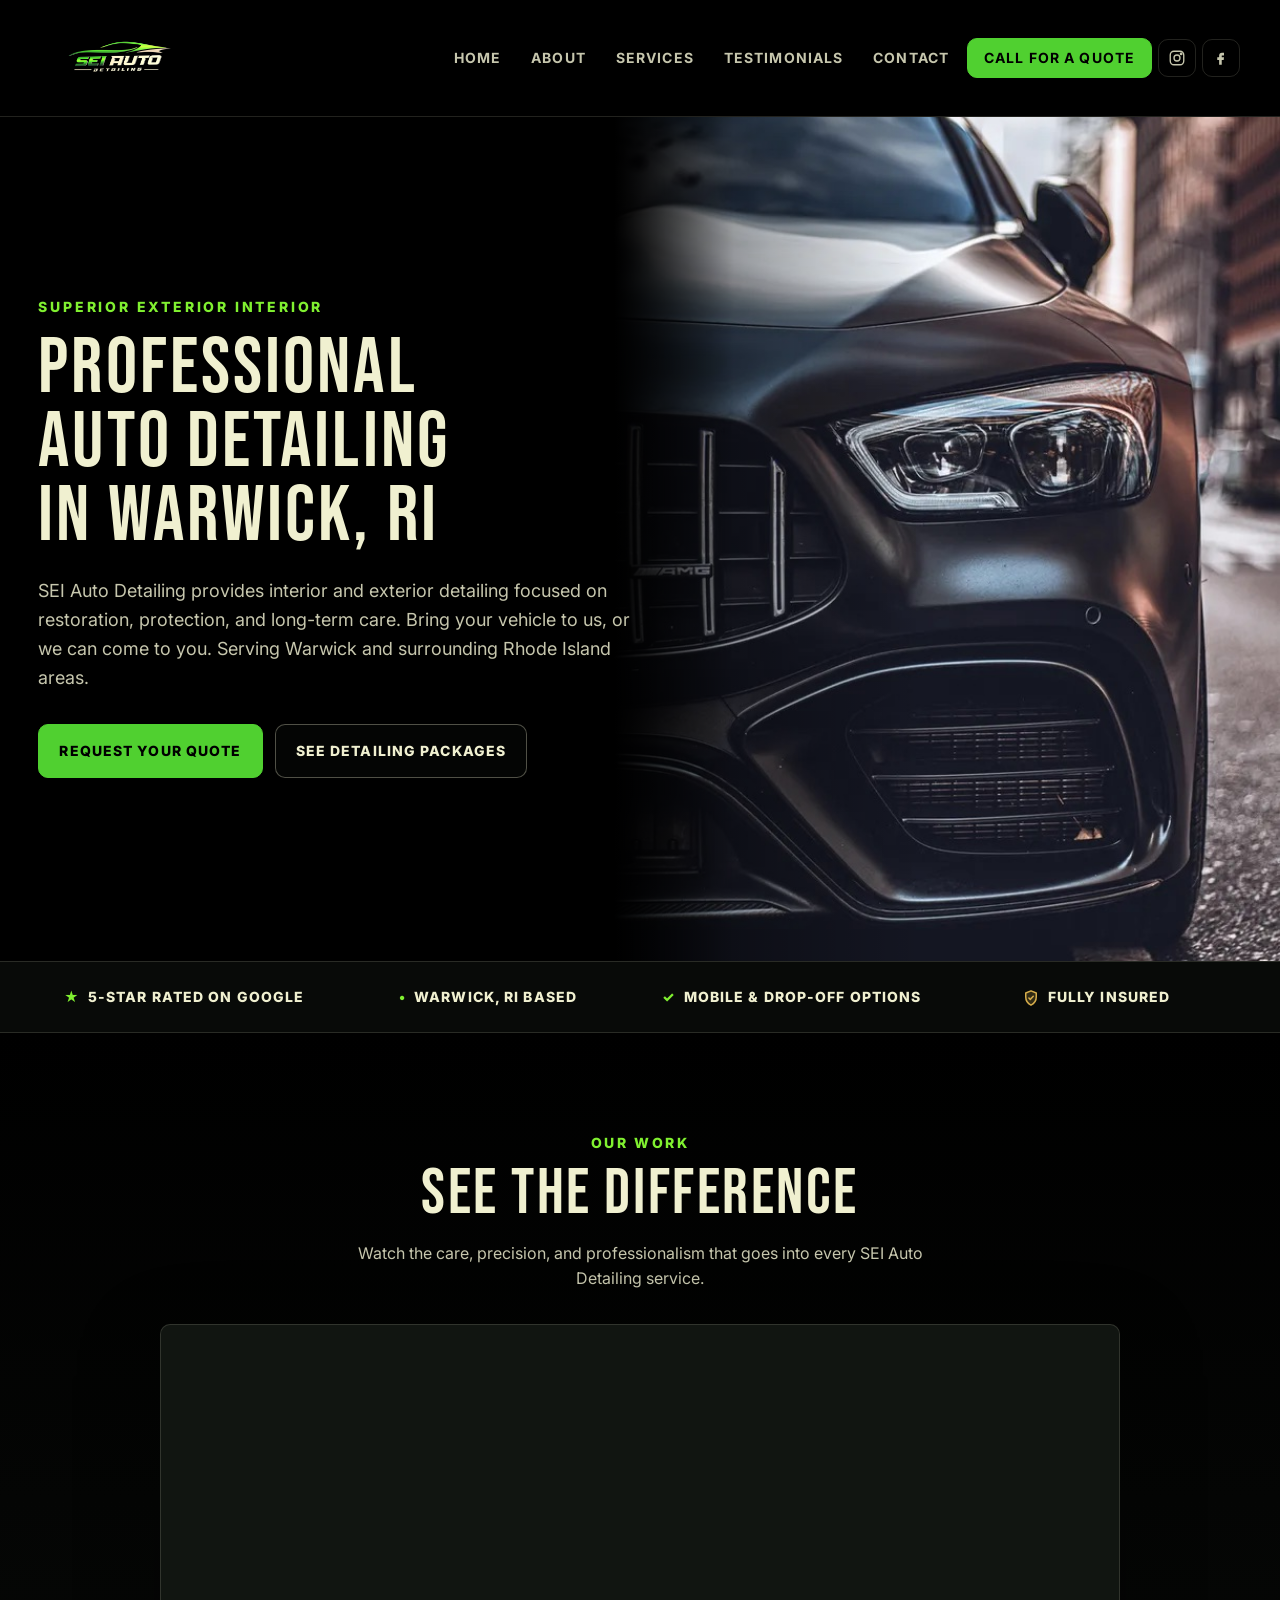
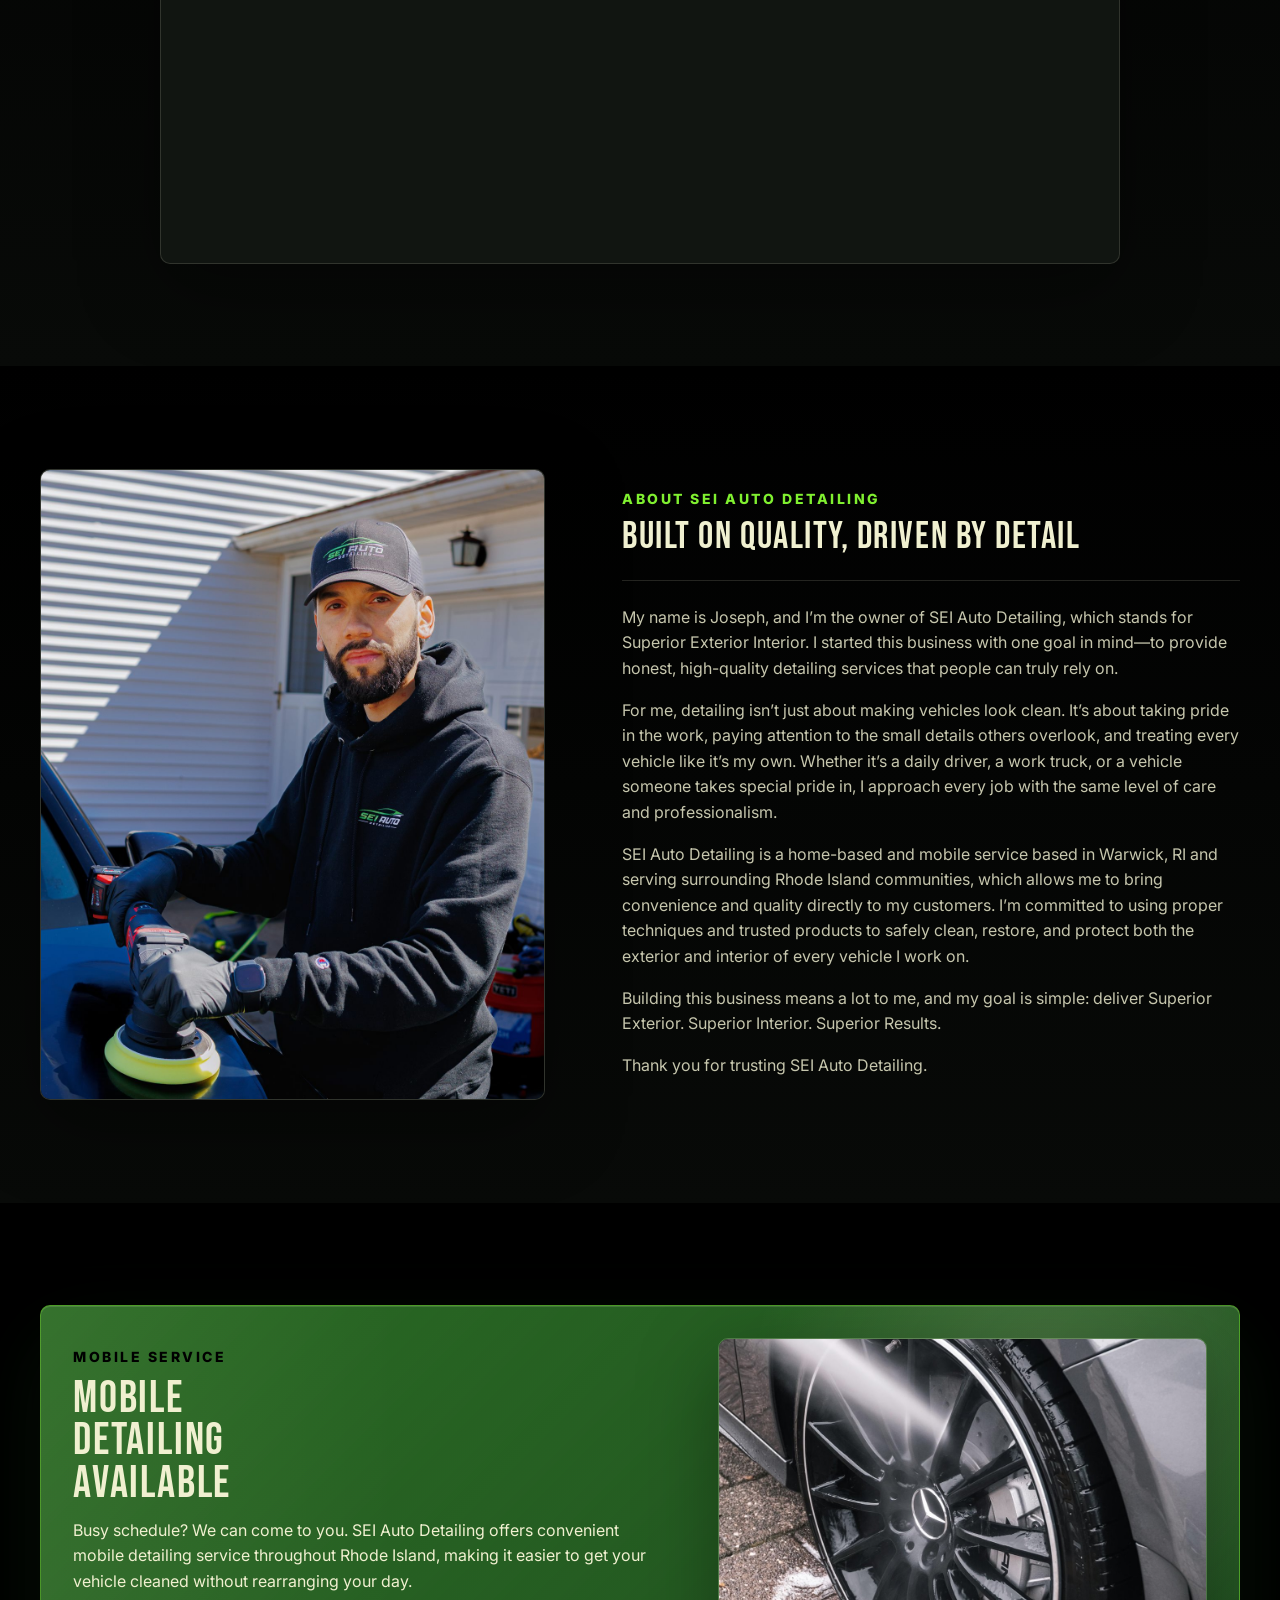
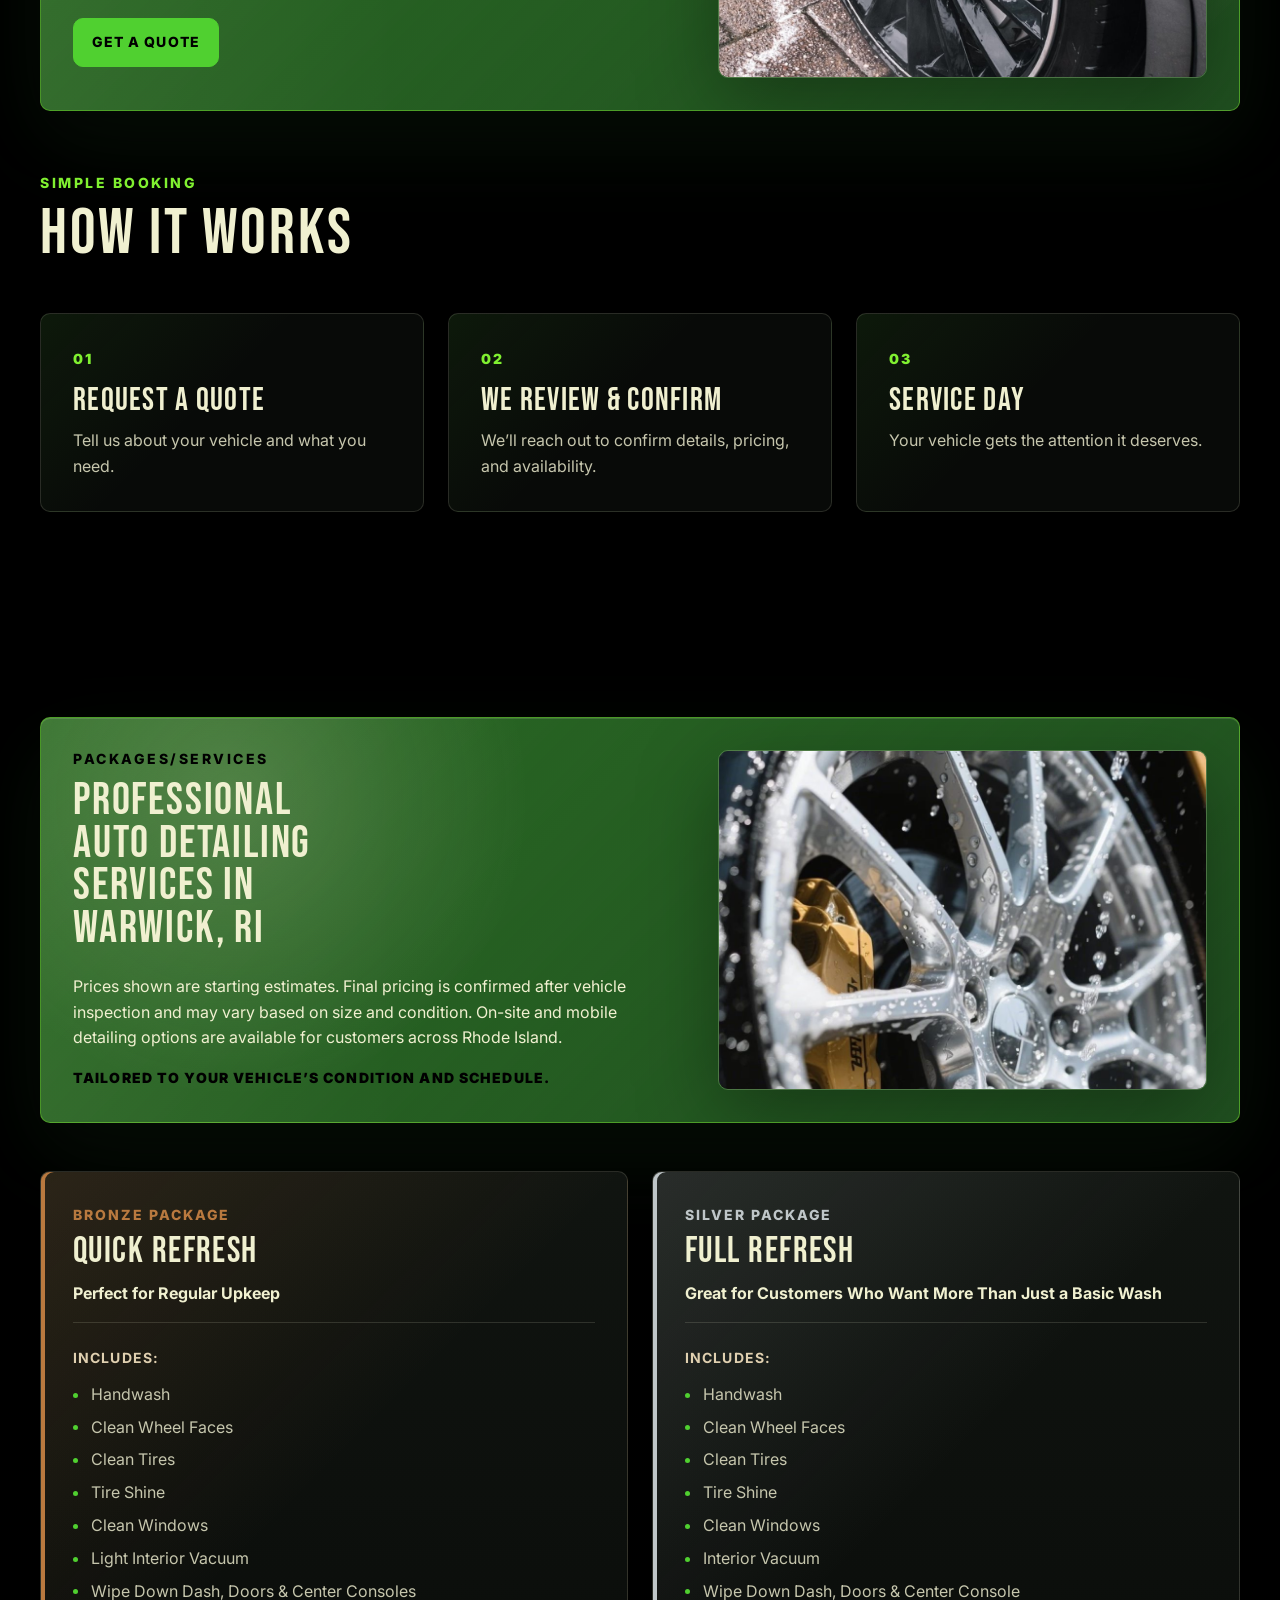
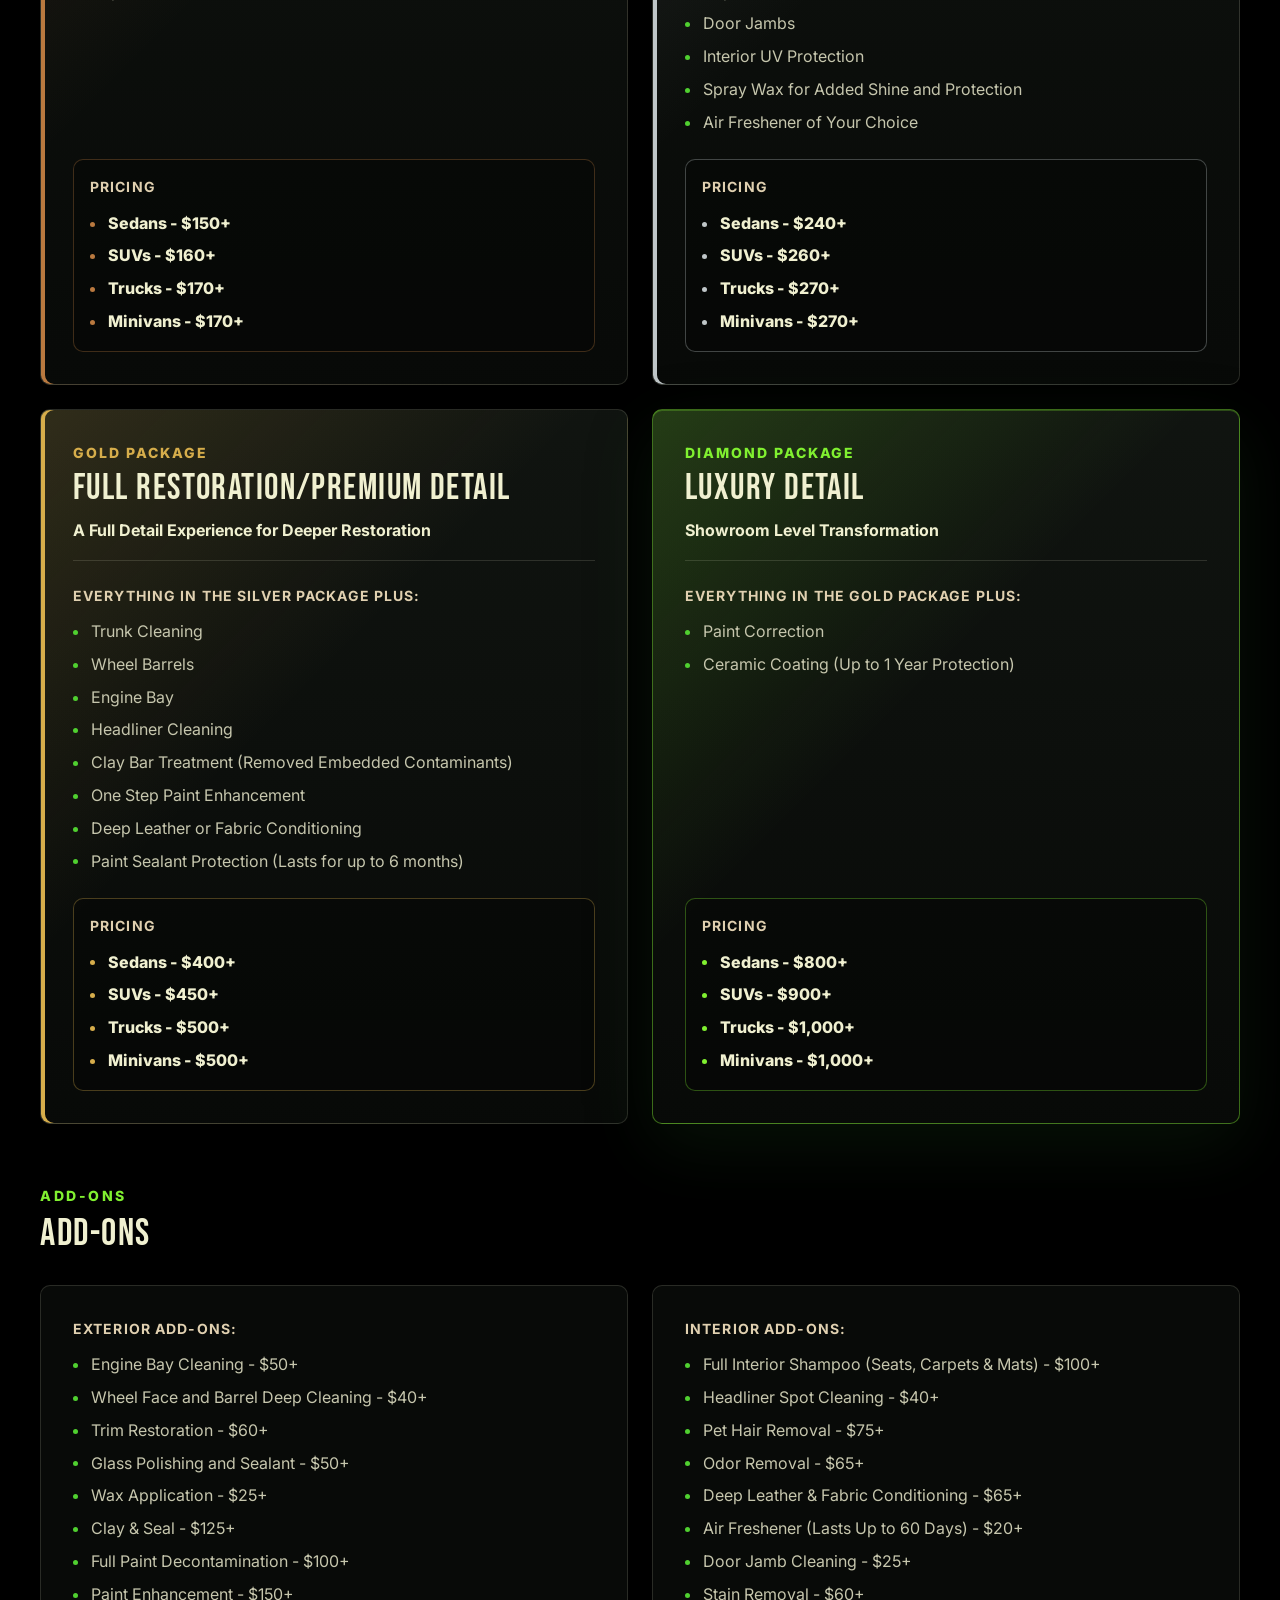
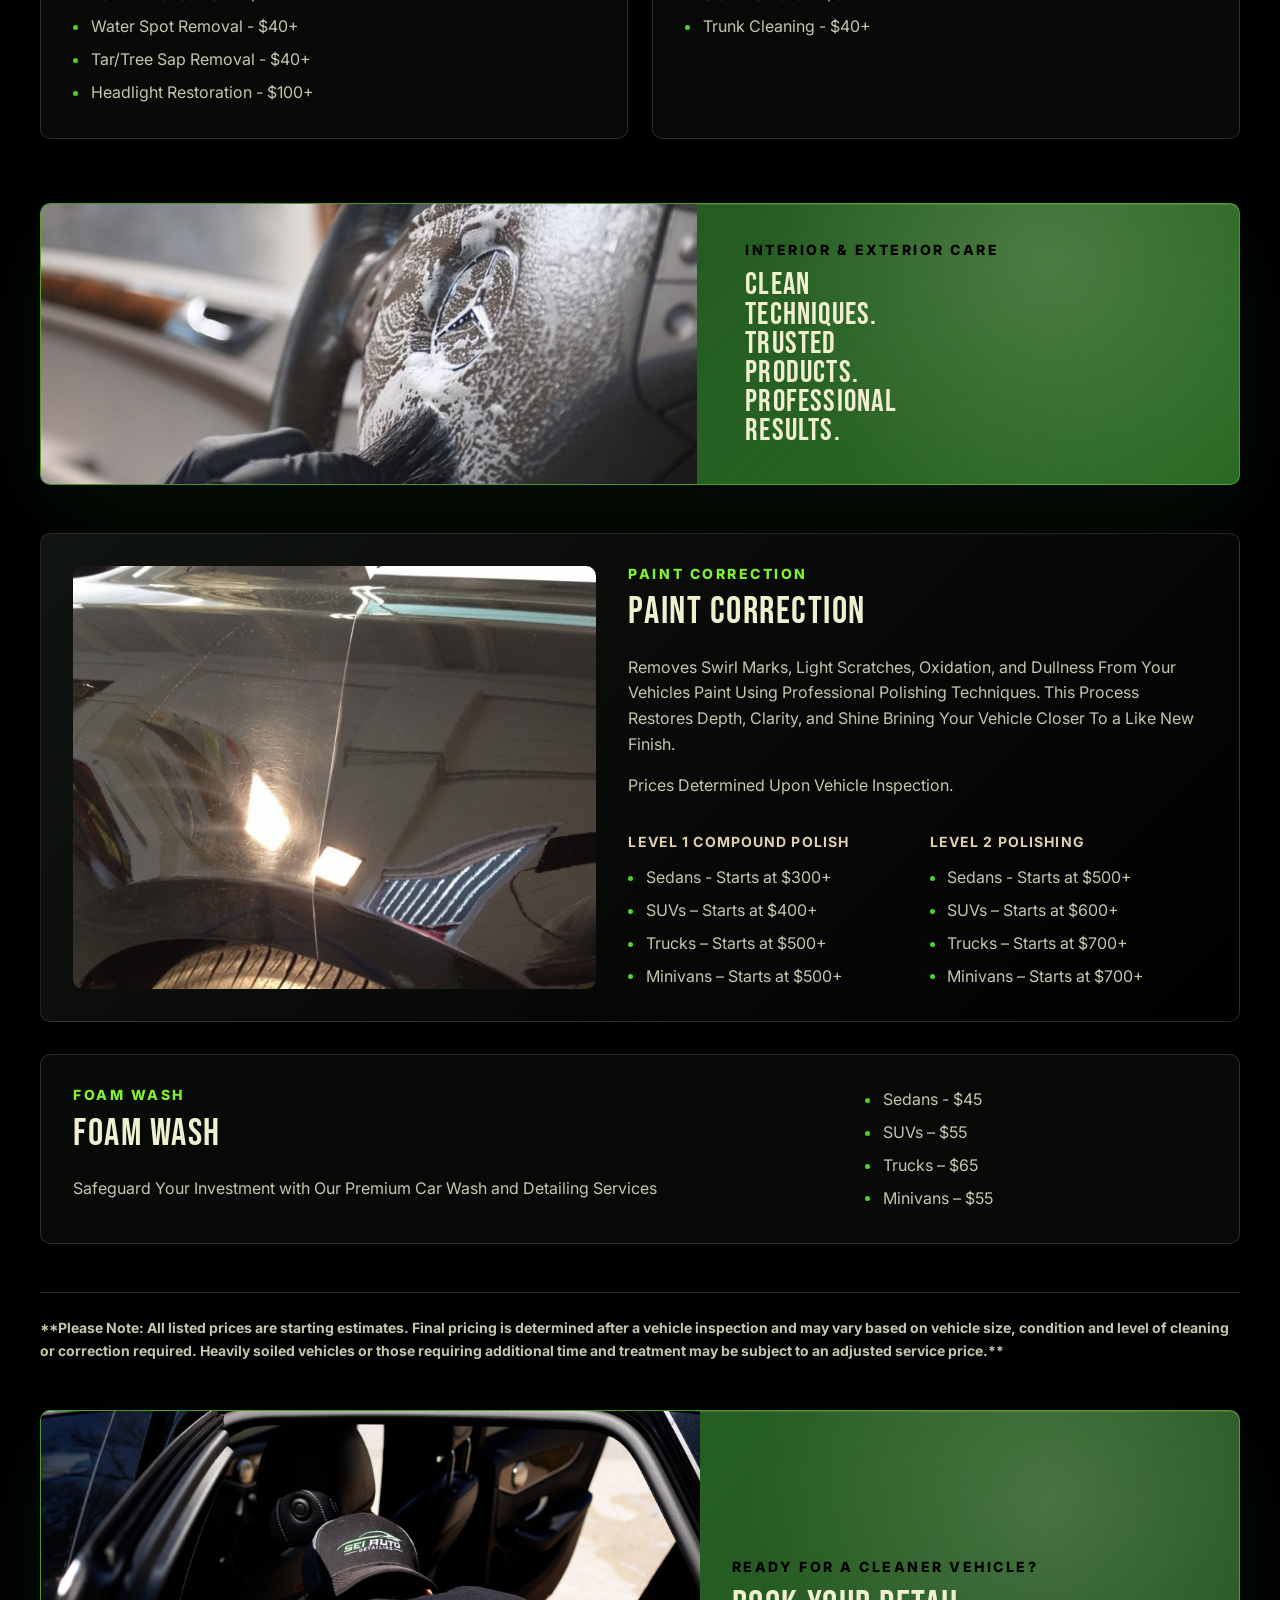
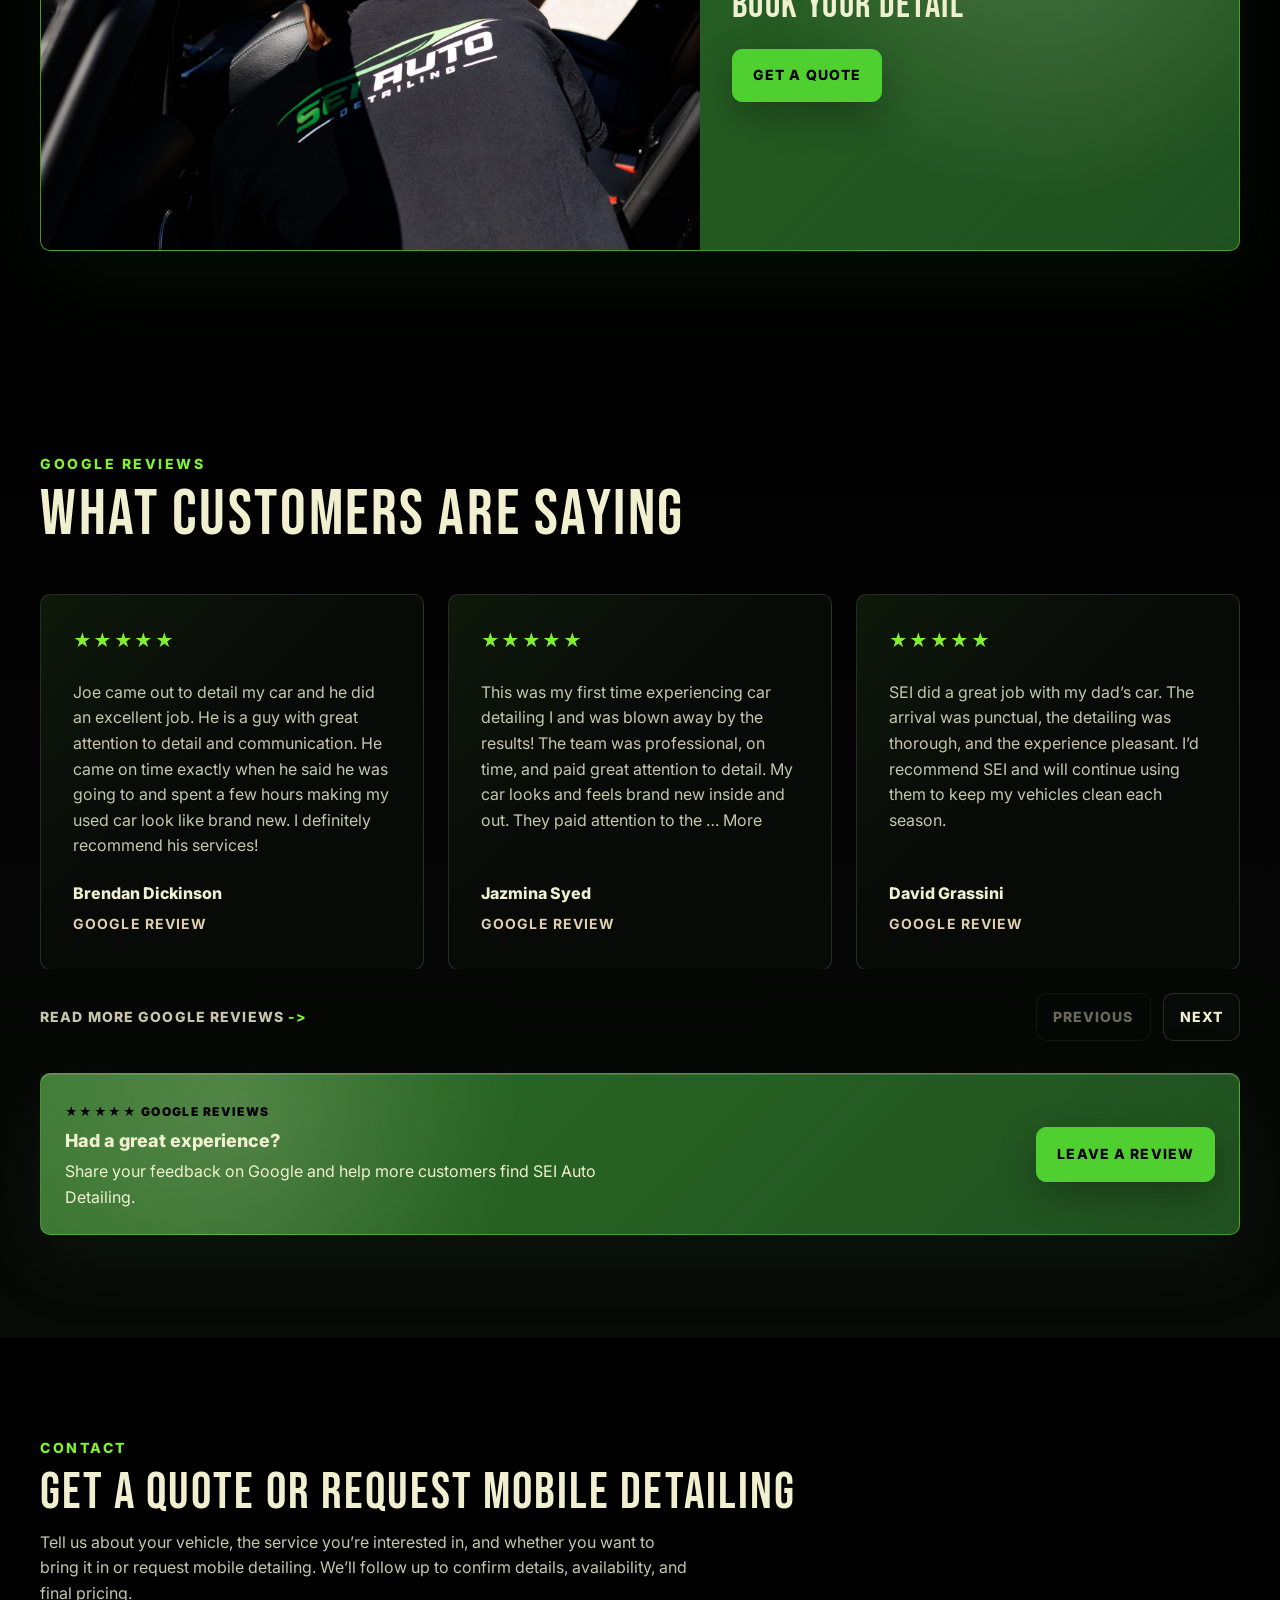
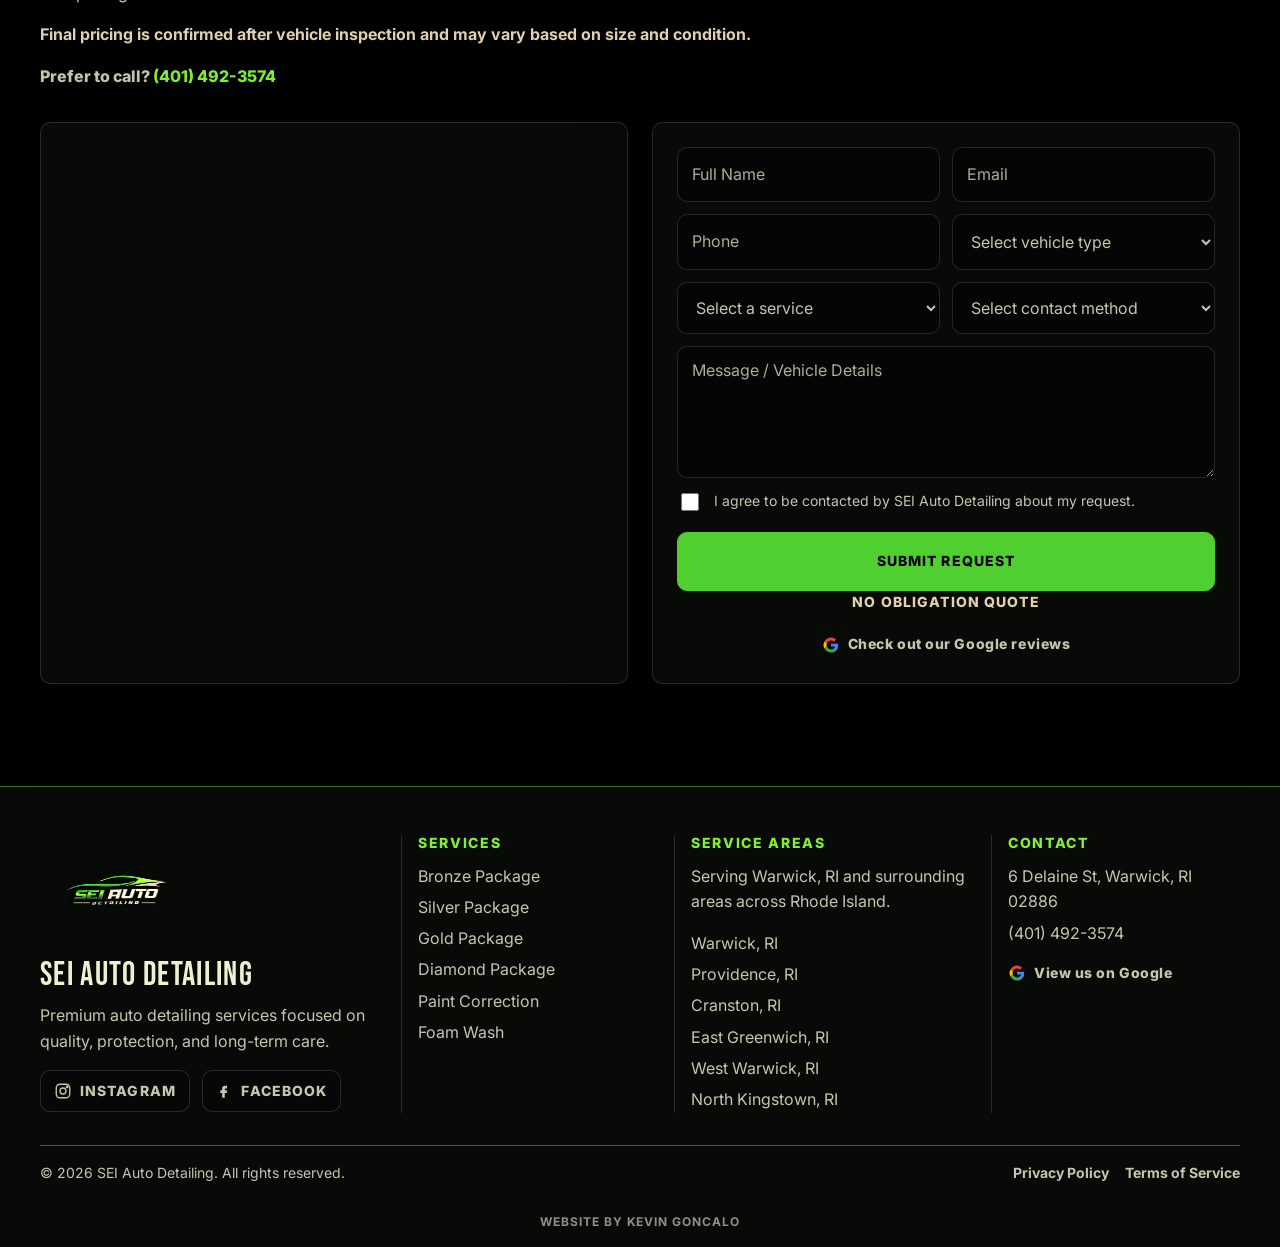
<file: index.html>
<!DOCTYPE html>
<html lang="en" prefix="og: https://ogp.me/ns#">
<head>
  <meta charset="UTF-8">
  <meta name="viewport" content="width=device-width, initial-scale=1.0">
  <meta name="description" content="Professional auto detailing and mobile detailing in Warwick, RI. Interior, exterior, paint correction, and premium detailing services. Serving Rhode Island.">
  <meta name="referrer" content="strict-origin-when-cross-origin">
  <title>Professional Auto Detailing in Warwick, RI | SEI Auto Detailing</title>
  <link rel="canonical" href="https://www.seiautodetailing.com/">
  <meta property="og:title" content="SEI Auto Detailing | Professional Auto Detailing in Warwick, RI">
  <meta property="og:description" content="Premium auto detailing and mobile detailing services in Warwick, RI. Interior, exterior, paint correction, and more.">
  <meta property="og:site_name" content="SEI Auto Detailing">
  <meta property="og:type" content="website">
  <meta property="og:url" content="https://www.seiautodetailing.com/">
  <meta property="og:image" content="https://www.seiautodetailing.com/images/og-image-facebook.jpg">
  <meta property="og:image:url" content="https://www.seiautodetailing.com/images/og-image-facebook.jpg">
  <meta property="og:image:secure_url" content="https://www.seiautodetailing.com/images/og-image-facebook.jpg">
  <meta property="og:image:type" content="image/jpeg">
  <meta property="og:image:width" content="1200">
  <meta property="og:image:height" content="630">
  <meta property="og:image:alt" content="SEI Auto Detailing professional vehicle detailing in Warwick, Rhode Island">
  <meta name="twitter:card" content="summary_large_image">
  <meta name="twitter:title" content="SEI Auto Detailing">
  <meta name="twitter:description" content="Professional auto detailing and mobile detailing in Warwick, RI.">
  <meta name="twitter:image" content="https://www.seiautodetailing.com/images/og-image-facebook.jpg">
  <meta name="twitter:image:alt" content="SEI Auto Detailing professional vehicle detailing in Warwick, Rhode Island">
  <link rel="icon" href="images/sei_auto_detailing_logo.png" type="image/png">
  <link rel="apple-touch-icon" href="images/sei_auto_detailing_logo.png">
  <link rel="preload" href="css/styles.css" as="style">
  <link rel="preload" href="images/sei_auto_detailing_hero.jpeg" as="image">
  <link rel="preconnect" href="https://fonts.googleapis.com">
  <link rel="preconnect" href="https://fonts.gstatic.com" crossorigin>
  <link href="https://fonts.googleapis.com/css2?family=Bebas+Neue&family=Inter:wght@400;700;800&display=swap" rel="stylesheet">
  <link rel="stylesheet" href="css/styles.css">
  <!-- Enable gzip or Brotli compression via hosting provider -->
  <!-- Test performance using Google PageSpeed Insights -->
</head>
<body class="is-loading">
  <a class="skip-link" href="#main-content">Skip to main content</a>
  <header class="site-header">
    <nav class="navbar" aria-label="Primary navigation">
      <a class="navbar__brand" href="#home" aria-label="SEI Auto Detailing home">
        <img src="images/sei_auto_detailing_logo.png" alt="SEI Auto Detailing logo" class="navbar__logo">
      </a>

      <button class="navbar__toggle" type="button" aria-label="Open navigation menu" aria-expanded="false" aria-controls="primary-menu">
        <span aria-hidden="true"></span>
        <span aria-hidden="true"></span>
        <span aria-hidden="true"></span>
      </button>

      <ul class="navbar__links" id="primary-menu" data-visible="false">
        <li><a href="#home">Home</a></li>
        <li><a href="#about">About</a></li>
        <li><a href="#services">Services</a></li>
        <li><a href="#testimonials">Testimonials</a></li>
        <li><a href="#contact">Contact</a></li>
        <li class="navbar__cta"><a href="tel:+14014923574">Call for a Quote</a></li>
        <li class="navbar__social">
          <a href="https://www.instagram.com/sei_autodetailing/" target="_blank" rel="noopener" aria-label="SEI Auto Detailing on Instagram">
            <svg aria-hidden="true" viewBox="0 0 24 24" focusable="false">
              <rect x="3" y="3" width="18" height="18" rx="5"></rect>
              <circle cx="12" cy="12" r="4"></circle>
              <circle cx="17.5" cy="6.5" r="1"></circle>
            </svg>
          </a>
        </li>
        <li class="navbar__social">
          <a href="https://www.facebook.com/SEI-auto-detailing-61580710414082/" target="_blank" rel="noopener" aria-label="SEI Auto Detailing on Facebook">
            <svg aria-hidden="true" viewBox="0 0 24 24" focusable="false">
              <path d="M14 8.5h2V5h-2.7C10.9 5 9.5 6.4 9.5 8.8V11H7v3.5h2.5V21H13v-6.5h2.6L16 11h-3V9.1c0-.4.3-.6 1-.6Z"></path>
            </svg>
          </a>
        </li>
      </ul>
    </nav>
  </header>

  <main id="main-content">
    <section class="hero" id="home" aria-labelledby="home-title">
      <div class="hero__content">
        <p class="hero__eyebrow">Superior Exterior Interior</p>
        <h1 id="home-title">Professional Auto Detailing in Warwick, RI</h1>
        <p class="hero__text">SEI Auto Detailing provides interior and exterior detailing focused on restoration, protection, and long-term care. Bring your vehicle to us, or we can come to you. Serving Warwick and surrounding Rhode Island areas.</p>
        <div class="hero__actions" aria-label="Hero actions">
          <a class="button button--primary" href="#contact">Request Your Quote</a>
          <a class="button button--secondary" href="#services">See Detailing Packages</a>
        </div>
      </div>
    </section>

    <section class="trust-bar" aria-label="Trust signals">
      <div class="container trust-bar__items">
        <div><span aria-hidden="true">★</span> 5-Star Rated on Google</div>
        <div><span aria-hidden="true">•</span> Warwick, RI Based</div>
        <div><span aria-hidden="true">✓</span> Mobile &amp; Drop-Off Options</div>
        <div><span class="trust-bar__shield" aria-hidden="true"><svg viewBox="0 0 24 24" focusable="false"><path d="M12 2.5 19 5.4v5.4c0 4.6-2.8 8.8-7 10.7-4.2-1.9-7-6.1-7-10.7V5.4l7-2.9Z"/><path d="M9.2 12.1 11 13.9l4-4.2"/></svg></span> Fully Insured</div>
      </div>
    </section>

    <section class="video-section" aria-labelledby="video-title">
      <div class="container video-section__content">
        <p class="section-label">Our Work</p>
        <h2 id="video-title">See the Difference</h2>
        <p>Watch the care, precision, and professionalism that goes into every SEI Auto Detailing service.</p>
        <div class="video-embed">
          <iframe src="https://www.youtube-nocookie.com/embed/X-ogRfD0evY?modestbranding=1&rel=0&playsinline=1" title="SEI Auto Detailing video" allow="accelerometer; autoplay; clipboard-write; encrypted-media; gyroscope; picture-in-picture; web-share" referrerpolicy="strict-origin-when-cross-origin" allowfullscreen></iframe>
          <a class="video-fallback" href="https://youtu.be/X-ogRfD0evY" target="_blank" rel="noopener" aria-label="Watch SEI Auto Detailing video on YouTube">
            <span>Watch on YouTube</span>
          </a>
        </div>
      </div>
    </section>

    <section class="about" id="about" aria-labelledby="about-title">
      <div class="container about__layout">
        <div class="about__image-wrap">
          <img src="images/sei_auto_detailing_owner_Joseph_Diaz.jpeg" alt="Joseph, owner of SEI Auto Detailing" class="about__image" loading="lazy">
        </div>

        <div class="about__content">
          <p class="section-label">About SEI Auto Detailing</p>
          <h2 id="about-title">Built on Quality, Driven by Detail</h2>
          <div class="about__copy">
            <p>My name is Joseph, and I’m the owner of SEI Auto Detailing, which stands for Superior Exterior Interior. I started this business with one goal in mind—to provide honest, high-quality detailing services that people can truly rely on.</p>
            <p>For me, detailing isn’t just about making vehicles look clean. It’s about taking pride in the work, paying attention to the small details others overlook, and treating every vehicle like it’s my own. Whether it’s a daily driver, a work truck, or a vehicle someone takes special pride in, I approach every job with the same level of care and professionalism.</p>
            <p>SEI Auto Detailing is a home-based and mobile service based in Warwick, RI and serving surrounding Rhode Island communities, which allows me to bring convenience and quality directly to my customers. I’m committed to using proper techniques and trusted products to safely clean, restore, and protect both the exterior and interior of every vehicle I work on.</p>
            <p>Building this business means a lot to me, and my goal is simple: deliver Superior Exterior. Superior Interior. Superior Results.</p>
            <p>Thank you for trusting SEI Auto Detailing.</p>
          </div>
        </div>
      </div>
    </section>

    <section class="mobile-detailing" aria-labelledby="mobile-detailing-title">
      <div class="container mobile-detailing__callout">
        <div class="mobile-detailing__content">
          <p class="section-label">Mobile Service</p>
          <h2 id="mobile-detailing-title">Mobile Detailing Available</h2>
          <p>Busy schedule? We can come to you. SEI Auto Detailing offers convenient mobile detailing service throughout Rhode Island, making it easier to get your vehicle cleaned without rearranging your day.</p>
          <a class="button button--primary mobile-detailing__button" href="#contact">Get a Quote</a>
        </div>
        <div class="mobile-detailing__image">
          <img src="images/sei_auto_detailing_wheel_cleaning.jpeg" alt="Mobile detailing wheel cleaning service" loading="lazy">
        </div>
      </div>
    </section>

    <section class="process" aria-labelledby="process-title">
      <div class="container">
        <div class="process__header">
          <p class="section-label">Simple Booking</p>
          <h2 id="process-title">How It Works</h2>
        </div>
        <div class="process__grid">
          <article class="process-card">
            <span>01</span>
            <h3>Request a Quote</h3>
            <p>Tell us about your vehicle and what you need.</p>
          </article>
          <article class="process-card">
            <span>02</span>
            <h3>We Review &amp; Confirm</h3>
            <p>We&rsquo;ll reach out to confirm details, pricing, and availability.</p>
          </article>
          <article class="process-card">
            <span>03</span>
            <h3>Service Day</h3>
            <p>Your vehicle gets the attention it deserves.</p>
          </article>
        </div>
      </div>
    </section>

    <section class="services" id="services" aria-labelledby="services-title">
      <div class="container">
        <div class="services__intro">
          <div class="services__intro-copy">
            <p class="section-label">Packages/Services</p>
            <h2 id="services-title">Professional Auto Detailing Services in Warwick, RI</h2>
            <p>Prices shown are starting estimates. Final pricing is confirmed after vehicle inspection and may vary based on size and condition. On-site and mobile detailing options are available for customers across Rhode Island.</p>
            <p class="services__microcopy">Tailored to your vehicle&rsquo;s condition and schedule.</p>
          </div>
          <div class="services__intro-image">
            <img src="images/sei_auto-detailing_wheel_rim_cleaning.jpeg" alt="Foam cleaning a polished wheel rim" loading="lazy">
          </div>
        </div>

        <div class="package-grid" aria-label="Detailing packages">
          <article class="package-card package-card--bronze" id="bronze-package">
            <div class="package-card__header">
              <p class="package-card__tier">Bronze Package</p>
              <h3>Quick Refresh</h3>
              <p>Perfect for Regular Upkeep</p>
            </div>
            <div class="package-card__section">
              <h4>Includes:</h4>
              <ul>
                <li>Handwash</li>
                <li>Clean Wheel Faces</li>
                <li>Clean Tires</li>
                <li>Tire Shine</li>
                <li>Clean Windows</li>
                <li>Light Interior Vacuum</li>
                <li>Wipe Down Dash, Doors &amp; Center Consoles</li>
              </ul>
            </div>
            <div class="package-card__section package-card__pricing">
              <h4>Pricing</h4>
              <ul>
                <li>Sedans - $150+</li>
                <li>SUVs - $160+</li>
                <li>Trucks - $170+</li>
                <li>Minivans - $170+</li>
              </ul>
            </div>
          </article>

          <article class="package-card package-card--silver" id="silver-package">
            <div class="package-card__header">
              <p class="package-card__tier">Silver Package</p>
              <h3>Full Refresh</h3>
              <p>Great for Customers Who Want More Than Just a Basic Wash</p>
            </div>
            <div class="package-card__section">
              <h4>Includes:</h4>
              <ul>
                <li>Handwash</li>
                <li>Clean Wheel Faces</li>
                <li>Clean Tires</li>
                <li>Tire Shine</li>
                <li>Clean Windows</li>
                <li>Interior Vacuum</li>
                <li>Wipe Down Dash, Doors &amp; Center Console</li>
                <li>Door Jambs</li>
                <li>Interior UV Protection</li>
                <li>Spray Wax for Added Shine and Protection</li>
                <li>Air Freshener of Your Choice</li>
              </ul>
            </div>
            <div class="package-card__section package-card__pricing">
              <h4>Pricing</h4>
              <ul>
                <li>Sedans - $240+</li>
                <li>SUVs - $260+</li>
                <li>Trucks - $270+</li>
                <li>Minivans - $270+</li>
              </ul>
            </div>
          </article>

          <article class="package-card package-card--gold" id="gold-package">
            <div class="package-card__header">
              <p class="package-card__tier">Gold Package</p>
              <h3>Full Restoration/Premium Detail</h3>
              <p>A Full Detail Experience for Deeper Restoration</p>
            </div>
            <div class="package-card__section">
              <h4>Everything in the Silver Package Plus:</h4>
              <ul>
                <li>Trunk Cleaning</li>
                <li>Wheel Barrels</li>
                <li>Engine Bay</li>
                <li>Headliner Cleaning</li>
                <li>Clay Bar Treatment (Removed Embedded Contaminants)</li>
                <li>One Step Paint Enhancement</li>
                <li>Deep Leather or Fabric Conditioning</li>
                <li>Paint Sealant Protection (Lasts for up to 6 months)</li>
              </ul>
            </div>
            <div class="package-card__section package-card__pricing">
              <h4>Pricing</h4>
              <ul>
                <li>Sedans - $400+</li>
                <li>SUVs - $450+</li>
                <li>Trucks - $500+</li>
                <li>Minivans - $500+</li>
              </ul>
            </div>
          </article>

          <article class="package-card package-card--diamond package-card--featured" id="diamond-package">
            <div class="package-card__header">
              <p class="package-card__tier">Diamond Package</p>
              <h3>Luxury Detail</h3>
              <p>Showroom Level Transformation</p>
            </div>
            <div class="package-card__section">
              <h4>Everything in the Gold Package Plus:</h4>
              <ul>
                <li>Paint Correction</li>
                <li>Ceramic Coating (Up to 1 Year Protection)</li>
              </ul>
            </div>
            <div class="package-card__section package-card__pricing">
              <h4>Pricing</h4>
              <ul>
                <li>Sedans - $800+</li>
                <li>SUVs - $900+</li>
                <li>Trucks - $1,000+</li>
                <li>Minivans - $1,000+</li>
              </ul>
            </div>
          </article>
        </div>

        <div class="addons">
          <div class="addons__header">
            <p class="section-label">Add-Ons</p>
            <h3>Add-Ons</h3>
          </div>
          <div class="addons__grid">
            <div class="addon-list">
              <h4>Exterior Add-Ons:</h4>
              <ul>
                <li>Engine Bay Cleaning - $50+</li>
                <li>Wheel Face and Barrel Deep Cleaning - $40+</li>
                <li>Trim Restoration - $60+</li>
                <li>Glass Polishing and Sealant - $50+</li>
                <li>Wax Application - $25+</li>
                <li>Clay &amp; Seal - $125+</li>
                <li>Full Paint Decontamination - $100+</li>
                <li>Paint Enhancement - $150+</li>
                <li>Water Spot Removal - $40+</li>
                <li>Tar/Tree Sap Removal - $40+</li>
                <li>Headlight Restoration - $100+</li>
              </ul>
            </div>
            <div class="addon-list">
              <h4>Interior Add-Ons:</h4>
              <ul>
                <li>Full Interior Shampoo (Seats, Carpets &amp; Mats) - $100+</li>
                <li>Headliner Spot Cleaning - $40+</li>
                <li>Pet Hair Removal - $75+</li>
                <li>Odor Removal - $65+</li>
                <li>Deep Leather &amp; Fabric Conditioning - $65+</li>
                <li>Air Freshener (Lasts Up to 60 Days) - $20+</li>
                <li>Door Jamb Cleaning - $25+</li>
                <li>Stain Removal - $60+</li>
                <li>Trunk Cleaning - $40+</li>
              </ul>
            </div>
          </div>
        </div>

        <div class="services__visual-break">
          <img src="images/sei_auto_detailing_interior_cleaning.jpeg" alt="Interior steering wheel cleaning with detailing brush" loading="lazy">
          <div>
            <p class="section-label">Interior &amp; Exterior Care</p>
            <h3>Clean techniques. Trusted products. Professional results.</h3>
          </div>
        </div>

        <div class="paint-correction" id="paint-correction">
          <div class="paint-correction__image">
            <img src="images/sei_auto_detailing_before_and_after.jpeg" alt="Before and after paint correction comparison" loading="lazy">
          </div>
          <div class="paint-correction__content">
            <p class="section-label">Paint Correction</p>
            <h3>Paint Correction</h3>
            <p>Removes Swirl Marks, Light Scratches, Oxidation, and Dullness From Your Vehicles Paint Using Professional Polishing Techniques. This Process Restores Depth, Clarity, and Shine Brining Your Vehicle Closer To a Like New Finish.</p>
            <p>Prices Determined Upon Vehicle Inspection.</p>

            <div class="correction-levels">
              <div>
                <h4>Level 1 Compound Polish</h4>
                <ul>
                  <li>Sedans - Starts at $300+</li>
                  <li>SUVs – Starts at $400+</li>
                  <li>Trucks – Starts at $500+</li>
                  <li>Minivans – Starts at $500+</li>
                </ul>
              </div>
              <div>
                <h4>Level 2 Polishing</h4>
                <ul>
                  <li>Sedans - Starts at $500+</li>
                  <li>SUVs – Starts at $600+</li>
                  <li>Trucks – Starts at $700+</li>
                  <li>Minivans – Starts at $700+</li>
                </ul>
              </div>
            </div>
          </div>
        </div>

        <div class="foam-wash" id="foam-wash">
          <div>
            <p class="section-label">Foam Wash</p>
            <h3>Foam Wash</h3>
            <p>Safeguard Your Investment with Our Premium Car Wash and Detailing Services</p>
          </div>
          <ul>
            <li>Sedans - $45</li>
            <li>SUVs – $55</li>
            <li>Trucks – $65</li>
            <li>Minivans – $55</li>
          </ul>
        </div>

        <p class="services__disclaimer"><strong>**Please Note: All listed prices are starting estimates. Final pricing is determined after a vehicle inspection and may vary based on vehicle size, condition and level of cleaning or correction required. Heavily soiled vehicles or those requiring additional time and treatment may be subject to an adjusted service price.**</strong></p>

        <div class="services-cta">
          <div class="services-cta__image">
            <img src="images/sei_auto_detailing_interior_seats_cleaning.jpeg" alt="SEI Auto Detailing interior service with branded apparel" loading="lazy">
          </div>
          <div class="services-cta__content">
            <p class="section-label">Ready for a Cleaner Vehicle?</p>
            <h3>Book Your Detail</h3>
            <a class="button button--primary" href="#contact">Get a Quote</a>
          </div>
        </div>
      </div>
    </section>

    <section class="testimonials" id="testimonials" aria-labelledby="testimonials-title">
      <div class="container">
        <div class="testimonials__header">
          <p class="section-label">Google Reviews</p>
          <h2 id="testimonials-title">What Customers Are Saying</h2>
        </div>

        <div class="testimonials__slider" data-testimonial-slider role="region" aria-label="Customer testimonials slider">
          <div class="testimonials__viewport" aria-live="polite">
            <div class="testimonials__track">
              <article class="testimonial-card">
                <div class="testimonial-card__stars" aria-label="5 out of 5 stars">★★★★★</div>
                <p>Joe came out to detail my car and he did an excellent job. He is a guy with great attention to detail and communication. He came on time exactly when he said he was going to and spent a few hours making my used car look like brand new. I definitely recommend his services!</p>
                <div>
                  <h3>Brendan Dickinson</h3>
                  <span>Google Review</span>
                </div>
              </article>

              <article class="testimonial-card">
                <div class="testimonial-card__stars" aria-label="5 out of 5 stars">★★★★★</div>
                <p>This was my first time experiencing car detailing I and was blown away by the results! The team was professional, on time, and paid great attention to detail. My car looks and feels brand new inside and out. They paid attention to the … More</p>
                <div>
                  <h3>Jazmina Syed</h3>
                  <span>Google Review</span>
                </div>
              </article>

              <article class="testimonial-card">
                <div class="testimonial-card__stars" aria-label="5 out of 5 stars">★★★★★</div>
                <p>SEI did a great job with my dad’s car. The arrival was punctual, the detailing was thorough, and the experience pleasant. I’d recommend SEI and will continue using them to keep my vehicles clean each season.</p>
                <div>
                  <h3>David Grassini</h3>
                  <span>Google Review</span>
                </div>
              </article>

              <article class="testimonial-card">
                <div class="testimonial-card__stars" aria-label="5 out of 5 stars">★★★★★</div>
                <p>One of the best detailers in RI! best to go to for your cars needs! They detailed my Audi to make her brand new and even detailed my Motorcycle (Ducati 1299) to perfection!! Will go back to them always for my cleanings 💪🏽💪🏽</p>
                <div>
                  <h3>johnathan vinas</h3>
                  <span>Google Review</span>
                </div>
              </article>
            </div>
          </div>

          <div class="testimonials__controls">
            <a class="reviews-link" href="https://www.google.com/search?q=SEI+Auto+Detailing+reviews" target="_blank" rel="noopener">Read More Google Reviews</a>
            <div class="testimonials__nav-buttons">
              <button class="slider-button" type="button" aria-label="Previous reviews" data-slider-prev>Previous</button>
              <button class="slider-button" type="button" aria-label="Next reviews" data-slider-next>Next</button>
            </div>
          </div>
        </div>

        <div class="testimonials__cta">
          <div class="testimonials__cta-copy">
            <span class="testimonials__cta-kicker">★★★★★ Google Reviews</span>
            <h3>Had a great experience?</h3>
            <p>Share your feedback on Google and help more customers find SEI Auto Detailing.</p>
          </div>
          <a class="button button--primary testimonials__cta-button" href="https://www.google.com/search?q=SEI+Auto+Detailing+leave+a+review#lrd=0x89e44d1ad3e0adbd:0x96391aef54ce238b,3,,,," target="_blank" rel="noopener">Leave a Review</a>
        </div>
      </div>
    </section>

    <section class="contact" id="contact" aria-labelledby="contact-title">
      <div class="container">
        <div class="contact__header">
          <p class="section-label">Contact</p>
          <h2 id="contact-title">Get a Quote or Request Mobile Detailing</h2>
          <p>Tell us about your vehicle, the service you&rsquo;re interested in, and whether you want to bring it in or request mobile detailing. We&rsquo;ll follow up to confirm details, availability, and final pricing.</p>
          <p class="contact__note">Final pricing is confirmed after vehicle inspection and may vary based on size and condition.</p>
          <p class="contact__phone">Prefer to call? <a href="tel:+14014923574">(401) 492-3574</a></p>
        </div>

        <div class="contact__layout">
          <div class="contact__map-card" aria-label="SEI Auto Detailing location map">
            <iframe src="https://maps.google.com/maps?cid=10824712794583999371&output=embed" title="SEI Auto Detailing Google Map" loading="lazy" referrerpolicy="no-referrer-when-downgrade"></iframe>
          </div>

          <form class="contact-form" name="contact" method="POST" data-netlify="true" netlify-honeypot="bot-field" aria-label="Contact SEI Auto Detailing">
            <input type="hidden" name="form-name" value="contact">
            <p class="form-hidden">
              <label>Don&rsquo;t fill this out if you&rsquo;re human: <input name="bot-field"></label>
            </p>

            <div class="form-field">
              <label for="full-name">Full Name</label>
              <input id="full-name" name="full-name" type="text" autocomplete="name" placeholder="Full Name" maxlength="80" required>
            </div>

            <div class="form-field">
              <label for="email">Email</label>
              <input id="email" name="email" type="email" autocomplete="email" placeholder="Email" maxlength="120" required>
            </div>

            <div class="form-field">
              <label for="phone">Phone</label>
              <input id="phone" name="phone" type="tel" autocomplete="tel" placeholder="Phone" maxlength="30" required>
            </div>

            <div class="form-field">
              <label for="vehicle-type">Vehicle Type</label>
              <select id="vehicle-type" name="vehicle-type" required>
                <option value="">Select vehicle type</option>
                <option value="Sedan">Sedan</option>
                <option value="SUV">SUV</option>
                <option value="Truck">Truck</option>
                <option value="Minivan">Minivan</option>
                <option value="Other">Other</option>
              </select>
            </div>

            <div class="form-field">
              <label for="service">Service Interested In</label>
              <select id="service" name="service" required>
                <option value="">Select a service</option>
                <option value="Bronze Package">Bronze Package</option>
                <option value="Silver Package">Silver Package</option>
                <option value="Gold Package">Gold Package</option>
                <option value="Diamond Package">Diamond Package</option>
                <option value="Foam Wash">Foam Wash</option>
                <option value="Mobile Detailing">Mobile Detailing</option>
                <option value="Paint Correction">Paint Correction</option>
                <option value="Add-On Service">Add-On Service</option>
                <option value="Not Sure Yet">Not Sure Yet</option>
              </select>
            </div>

            <div class="form-field">
              <label for="contact-method">Preferred Contact Method</label>
              <select id="contact-method" name="contact-method">
                <option value="">Select contact method</option>
                <option value="Call">Call</option>
                <option value="Text">Text</option>
                <option value="Email">Email</option>
              </select>
            </div>

            <div class="form-field form-field--full">
              <label for="message">Message / Vehicle Details</label>
              <textarea id="message" name="message" rows="4" placeholder="Message / Vehicle Details" maxlength="1000" required></textarea>
            </div>

            <label class="form-consent">
              <input type="checkbox" name="consent" required>
              <span>I agree to be contacted by SEI Auto Detailing about my request.</span>
            </label>

            <button class="button button--primary contact-form__submit" type="submit">Submit Request</button>
            <p class="contact-form__microcopy">No obligation quote</p>
            <p class="contact-form__status" aria-live="polite" hidden></p>
            <a href="https://www.google.com/search?q=sei+auto+detailing#lrd=0x89e44d1ad3e0adbd:0x96391aef54ce238b,1,,,," target="_blank" rel="noopener noreferrer" class="google-link contact-form__google" aria-label="View SEI Auto Detailing on Google">
              <span class="google-icon" aria-hidden="true">
                <svg viewBox="0 0 24 24" focusable="false">
                  <path fill="#4285F4" d="M21.6 12.2c0-.7-.1-1.4-.2-2H12v3.8h5.4c-.2 1.2-.9 2.3-1.9 3v2.5h3.1c1.9-1.7 3-4.2 3-7.3Z"></path>
                  <path fill="#34A853" d="M12 22c2.7 0 5-.9 6.6-2.5L15.5 17c-.9.6-2 .9-3.5.9-2.6 0-4.8-1.8-5.6-4.1H3.2v2.6C4.8 19.7 8.1 22 12 22Z"></path>
                  <path fill="#FBBC05" d="M6.4 13.8c-.2-.6-.3-1.2-.3-1.8s.1-1.2.3-1.8V7.6H3.2C2.4 9 2 10.4 2 12s.4 3 1.2 4.4l3.2-2.6Z"></path>
                  <path fill="#EA4335" d="M12 6.1c1.5 0 2.8.5 3.8 1.5l2.8-2.8C16.9 3.1 14.7 2 12 2 8.1 2 4.8 4.3 3.2 7.6l3.2 2.6C7.2 7.9 9.4 6.1 12 6.1Z"></path>
                </svg>
              </span>
              Check out our Google reviews
            </a>
          </form>
        </div>
      </div>
    </section>
  </main>

  <footer class="site-footer">
    <div class="container site-footer__grid">
      <div class="site-footer__column site-footer__brand">
        <img src="images/sei_auto_detailing_logo.png" alt="SEI Auto Detailing logo" class="site-footer__logo" loading="lazy">
        <h2>SEI Auto Detailing</h2>
        <p>Premium auto detailing services focused on quality, protection, and long-term care.</p>
        <div class="site-footer__socials" aria-label="Social links">
          <a href="https://www.instagram.com/sei_autodetailing/" target="_blank" rel="noopener" aria-label="SEI Auto Detailing on Instagram">
            <svg aria-hidden="true" viewBox="0 0 24 24" focusable="false">
              <rect x="3" y="3" width="18" height="18" rx="5"></rect>
              <circle cx="12" cy="12" r="4"></circle>
              <circle cx="17.5" cy="6.5" r="1"></circle>
            </svg>
            <span>Instagram</span>
          </a>
          <a href="https://www.facebook.com/SEI-auto-detailing-61580710414082/" target="_blank" rel="noopener" aria-label="SEI Auto Detailing on Facebook">
            <svg aria-hidden="true" viewBox="0 0 24 24" focusable="false">
              <path d="M14 8.5h2V5h-2.7C10.9 5 9.5 6.4 9.5 8.8V11H7v3.5h2.5V21H13v-6.5h2.6L16 11h-3V9.1c0-.4.3-.6 1-.6Z"></path>
            </svg>
            <span>Facebook</span>
          </a>
        </div>
      </div>

      <div class="site-footer__column">
        <h3>Services</h3>
        <ul>
          <li><a href="#bronze-package">Bronze Package</a></li>
          <li><a href="#silver-package">Silver Package</a></li>
          <li><a href="#gold-package">Gold Package</a></li>
          <li><a href="#diamond-package">Diamond Package</a></li>
          <li><a href="#paint-correction">Paint Correction</a></li>
          <li><a href="#foam-wash">Foam Wash</a></li>
        </ul>
      </div>

      <div class="site-footer__column">
        <h3>Service Areas</h3>
        <p>Serving Warwick, RI and surrounding areas across Rhode Island.</p>
        <ul>
          <li>Warwick, RI</li>
          <li>Providence, RI</li>
          <li>Cranston, RI</li>
          <li>East Greenwich, RI</li>
          <li>West Warwick, RI</li>
          <li>North Kingstown, RI</li>
        </ul>
      </div>

      <div class="site-footer__column">
        <h3>Contact</h3>
        <address>
          <span>6 Delaine St, Warwick, RI 02886</span>
          <a href="tel:+14014923574">(401) 492-3574</a>
        </address>
        <a href="https://www.google.com/search?q=sei+auto+detailing#lrd=0x89e44d1ad3e0adbd:0x96391aef54ce238b,1,,,," target="_blank" rel="noopener noreferrer" class="google-link" aria-label="View SEI Auto Detailing on Google">
          <span class="google-icon" aria-hidden="true">
            <svg viewBox="0 0 24 24" focusable="false">
              <path fill="#4285F4" d="M21.6 12.2c0-.7-.1-1.4-.2-2H12v3.8h5.4c-.2 1.2-.9 2.3-1.9 3v2.5h3.1c1.9-1.7 3-4.2 3-7.3Z"></path>
              <path fill="#34A853" d="M12 22c2.7 0 5-.9 6.6-2.5L15.5 17c-.9.6-2 .9-3.5.9-2.6 0-4.8-1.8-5.6-4.1H3.2v2.6C4.8 19.7 8.1 22 12 22Z"></path>
              <path fill="#FBBC05" d="M6.4 13.8c-.2-.6-.3-1.2-.3-1.8s.1-1.2.3-1.8V7.6H3.2C2.4 9 2 10.4 2 12s.4 3 1.2 4.4l3.2-2.6Z"></path>
              <path fill="#EA4335" d="M12 6.1c1.5 0 2.8.5 3.8 1.5l2.8-2.8C16.9 3.1 14.7 2 12 2 8.1 2 4.8 4.3 3.2 7.6l3.2 2.6C7.2 7.9 9.4 6.1 12 6.1Z"></path>
            </svg>
          </span>
          View us on Google
        </a>
      </div>
    </div>

    <div class="container site-footer__bottom">
      <p>&copy; 2026 SEI Auto Detailing. All rights reserved.</p>
      <div>
        <a href="privacy-policy.html">Privacy Policy</a>
        <a href="terms-of-service.html">Terms of Service</a>
      </div>
    </div>

    <div class="container site-footer__credit">
      <a href="mailto:kevingoncalo@gmail.com">Website by Kevin Goncalo</a>
    </div>
  </footer>

  <div class="mobile-cta-bar" aria-label="Quick contact actions">
    <a class="mobile-cta-bar__button mobile-cta-bar__button--call" href="tel:+14014923574" aria-label="Call SEI Auto Detailing now">Call Now</a>
    <a class="mobile-cta-bar__button mobile-cta-bar__button--quote" href="#contact" aria-label="Request a quote from SEI Auto Detailing">Request Quote</a>
  </div>

  <script src="js/main.js" defer></script>
</body>
</html>
</file>
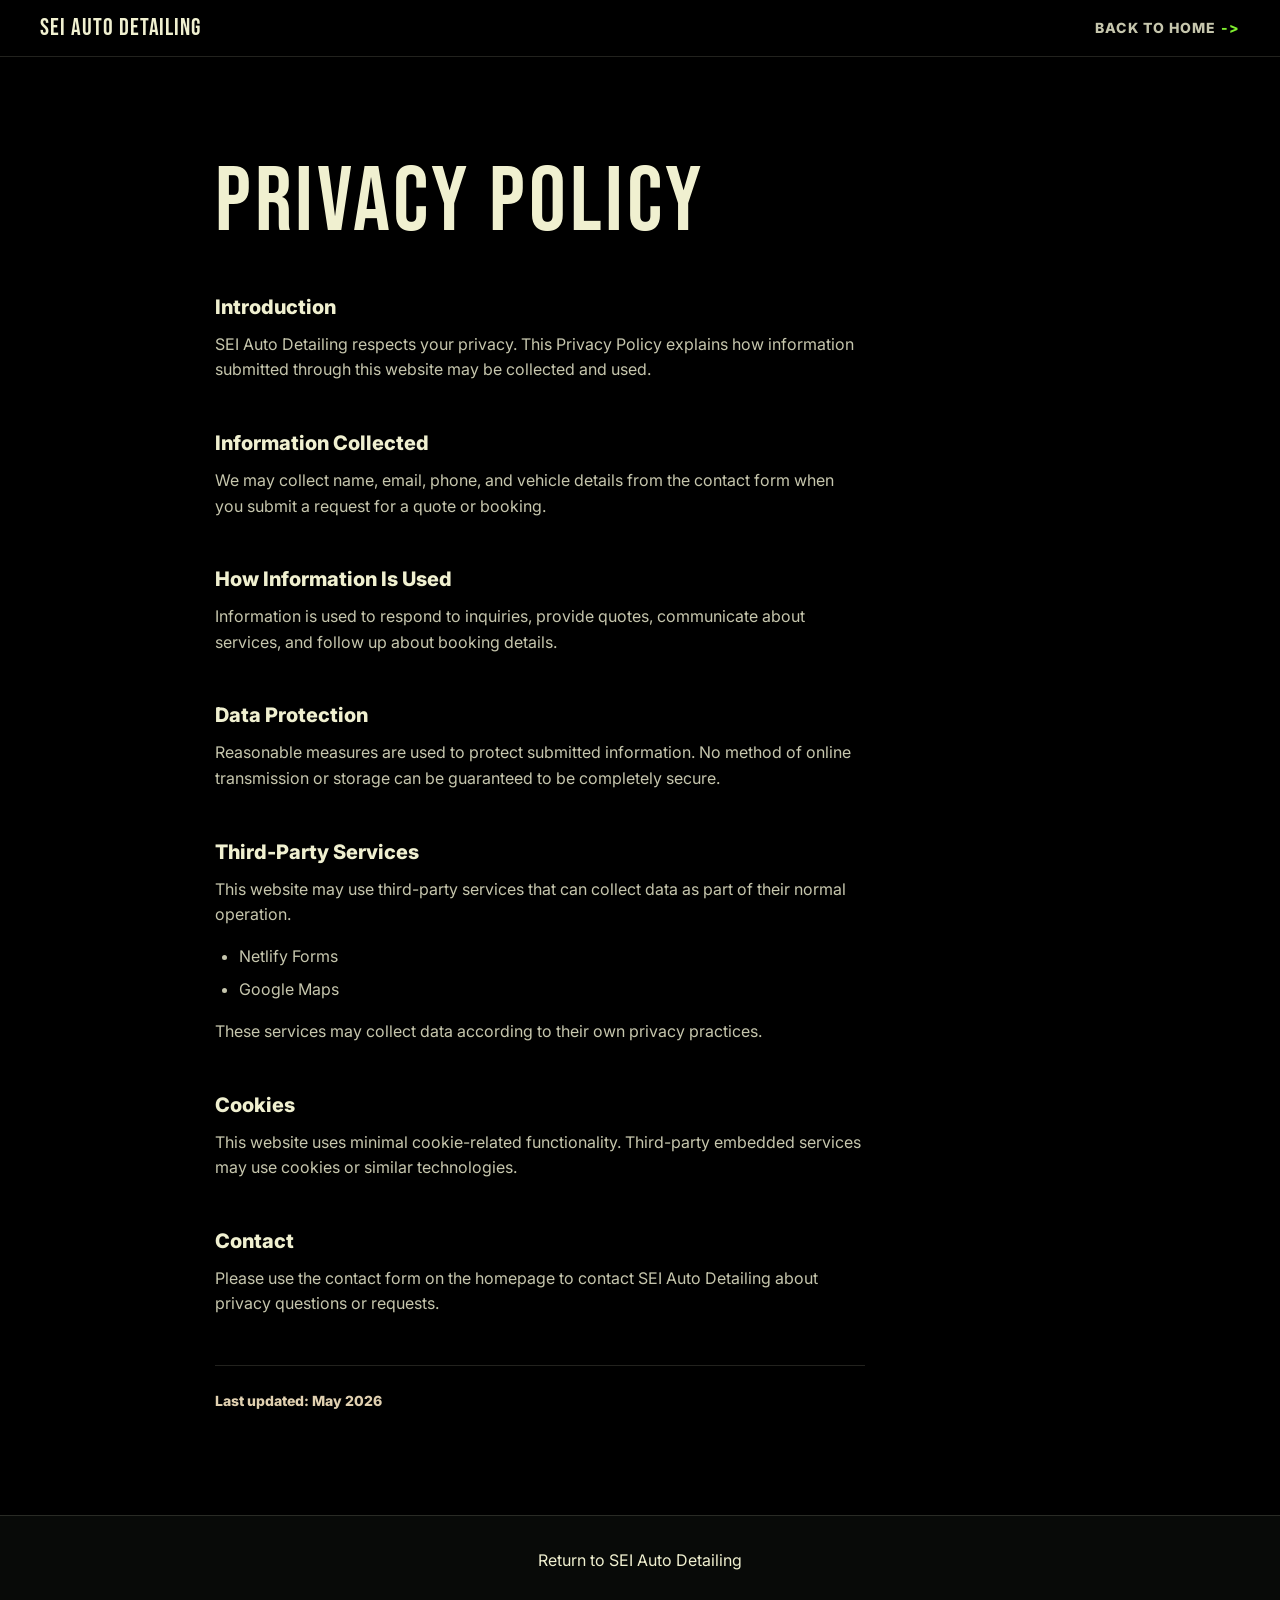
<file: privacy-policy.html>
<!DOCTYPE html>
<html lang="en" prefix="og: https://ogp.me/ns#">
<head>
  <meta charset="UTF-8">
  <meta name="viewport" content="width=device-width, initial-scale=1.0">
  <meta name="description" content="Privacy Policy for SEI Auto Detailing.">
  <meta name="referrer" content="strict-origin-when-cross-origin">
  <title>Privacy Policy | SEI Auto Detailing</title>
  <link rel="canonical" href="https://www.seiautodetailing.com/privacy-policy.html">
  <meta property="og:title" content="Privacy Policy | SEI Auto Detailing">
  <meta property="og:description" content="Privacy Policy for SEI Auto Detailing in Warwick, Rhode Island.">
  <meta property="og:site_name" content="SEI Auto Detailing">
  <meta property="og:type" content="website">
  <meta property="og:url" content="https://www.seiautodetailing.com/privacy-policy.html">
  <meta property="og:image" content="https://www.seiautodetailing.com/images/og-image-facebook.jpg">
  <meta property="og:image:url" content="https://www.seiautodetailing.com/images/og-image-facebook.jpg">
  <meta property="og:image:secure_url" content="https://www.seiautodetailing.com/images/og-image-facebook.jpg">
  <meta property="og:image:type" content="image/jpeg">
  <meta property="og:image:width" content="1200">
  <meta property="og:image:height" content="630">
  <meta property="og:image:alt" content="SEI Auto Detailing professional vehicle detailing in Warwick, Rhode Island">
  <meta name="twitter:card" content="summary_large_image">
  <meta name="twitter:title" content="Privacy Policy | SEI Auto Detailing">
  <meta name="twitter:description" content="Privacy Policy for SEI Auto Detailing in Warwick, Rhode Island.">
  <meta name="twitter:image" content="https://www.seiautodetailing.com/images/og-image-facebook.jpg">
  <meta name="twitter:image:alt" content="SEI Auto Detailing professional vehicle detailing in Warwick, Rhode Island">
  <link rel="icon" type="image/png" href="images/sei_auto_detailing_logo.png">
  <link rel="apple-touch-icon" href="images/sei_auto_detailing_logo.png">
  <link rel="preconnect" href="https://fonts.googleapis.com">
  <link rel="preconnect" href="https://fonts.gstatic.com" crossorigin>
  <link href="https://fonts.googleapis.com/css2?family=Bebas+Neue&family=Inter:wght@400;500;600;700;800&display=swap" rel="stylesheet">
  <link rel="stylesheet" href="css/styles.css">
</head>
<body class="legal-page">
  <header class="legal-header">
    <div class="container legal-header__inner">
      <a class="legal-header__brand" href="index.html">SEI Auto Detailing</a>
      <a class="reviews-link" href="index.html">Back to Home</a>
    </div>
  </header>

  <main class="legal-main">
    <article class="legal-content">
      <h1>Privacy Policy</h1>

      <h2>Introduction</h2>
      <p>SEI Auto Detailing respects your privacy. This Privacy Policy explains how information submitted through this website may be collected and used.</p>

      <h2>Information Collected</h2>
      <p>We may collect name, email, phone, and vehicle details from the contact form when you submit a request for a quote or booking.</p>

      <h2>How Information Is Used</h2>
      <p>Information is used to respond to inquiries, provide quotes, communicate about services, and follow up about booking details.</p>

      <h2>Data Protection</h2>
      <p>Reasonable measures are used to protect submitted information. No method of online transmission or storage can be guaranteed to be completely secure.</p>

      <h2>Third-Party Services</h2>
      <p>This website may use third-party services that can collect data as part of their normal operation.</p>
      <ul>
        <li>Netlify Forms</li>
        <li>Google Maps</li>
      </ul>
      <p>These services may collect data according to their own privacy practices.</p>

      <h2>Cookies</h2>
      <p>This website uses minimal cookie-related functionality. Third-party embedded services may use cookies or similar technologies.</p>

      <h2>Contact</h2>
      <p>Please use the contact form on the homepage to contact SEI Auto Detailing about privacy questions or requests.</p>

      <p class="legal-updated">Last updated: May 2026</p>
    </article>
  </main>

  <footer class="legal-footer">
    <div class="container">
      <a href="index.html">Return to SEI Auto Detailing</a>
    </div>
  </footer>
</body>
</html>
</file>
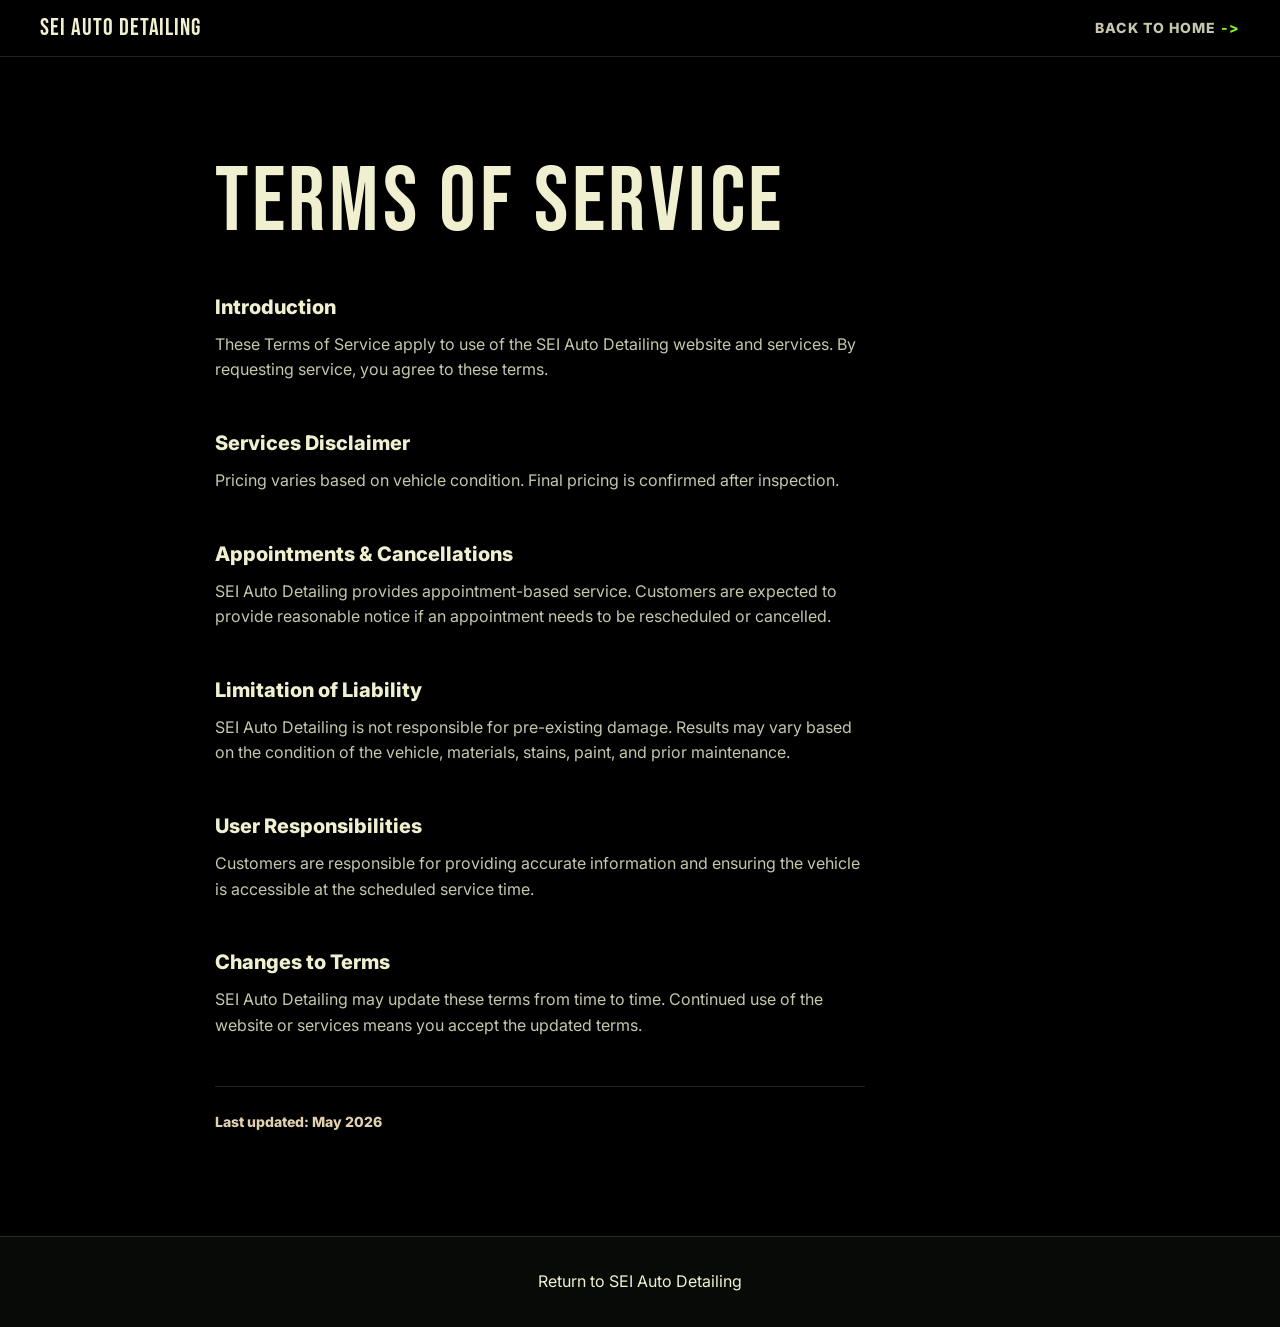
<file: terms-of-service.html>
<!DOCTYPE html>
<html lang="en" prefix="og: https://ogp.me/ns#">
<head>
  <meta charset="UTF-8">
  <meta name="viewport" content="width=device-width, initial-scale=1.0">
  <meta name="description" content="Terms of Service for SEI Auto Detailing.">
  <meta name="referrer" content="strict-origin-when-cross-origin">
  <title>Terms of Service | SEI Auto Detailing</title>
  <link rel="canonical" href="https://www.seiautodetailing.com/terms-of-service.html">
  <meta property="og:title" content="Terms of Service | SEI Auto Detailing">
  <meta property="og:description" content="Terms of Service for SEI Auto Detailing in Warwick, Rhode Island.">
  <meta property="og:site_name" content="SEI Auto Detailing">
  <meta property="og:type" content="website">
  <meta property="og:url" content="https://www.seiautodetailing.com/terms-of-service.html">
  <meta property="og:image" content="https://www.seiautodetailing.com/images/og-image-facebook.jpg">
  <meta property="og:image:url" content="https://www.seiautodetailing.com/images/og-image-facebook.jpg">
  <meta property="og:image:secure_url" content="https://www.seiautodetailing.com/images/og-image-facebook.jpg">
  <meta property="og:image:type" content="image/jpeg">
  <meta property="og:image:width" content="1200">
  <meta property="og:image:height" content="630">
  <meta property="og:image:alt" content="SEI Auto Detailing professional vehicle detailing in Warwick, Rhode Island">
  <meta name="twitter:card" content="summary_large_image">
  <meta name="twitter:title" content="Terms of Service | SEI Auto Detailing">
  <meta name="twitter:description" content="Terms of Service for SEI Auto Detailing in Warwick, Rhode Island.">
  <meta name="twitter:image" content="https://www.seiautodetailing.com/images/og-image-facebook.jpg">
  <meta name="twitter:image:alt" content="SEI Auto Detailing professional vehicle detailing in Warwick, Rhode Island">
  <link rel="icon" type="image/png" href="images/sei_auto_detailing_logo.png">
  <link rel="apple-touch-icon" href="images/sei_auto_detailing_logo.png">
  <link rel="preconnect" href="https://fonts.googleapis.com">
  <link rel="preconnect" href="https://fonts.gstatic.com" crossorigin>
  <link href="https://fonts.googleapis.com/css2?family=Bebas+Neue&family=Inter:wght@400;500;600;700;800&display=swap" rel="stylesheet">
  <link rel="stylesheet" href="css/styles.css">
</head>
<body class="legal-page">
  <header class="legal-header">
    <div class="container legal-header__inner">
      <a class="legal-header__brand" href="index.html">SEI Auto Detailing</a>
      <a class="reviews-link" href="index.html">Back to Home</a>
    </div>
  </header>

  <main class="legal-main">
    <article class="legal-content">
      <h1>Terms of Service</h1>

      <h2>Introduction</h2>
      <p>These Terms of Service apply to use of the SEI Auto Detailing website and services. By requesting service, you agree to these terms.</p>

      <h2>Services Disclaimer</h2>
      <p>Pricing varies based on vehicle condition. Final pricing is confirmed after inspection.</p>

      <h2>Appointments &amp; Cancellations</h2>
      <p>SEI Auto Detailing provides appointment-based service. Customers are expected to provide reasonable notice if an appointment needs to be rescheduled or cancelled.</p>

      <h2>Limitation of Liability</h2>
      <p>SEI Auto Detailing is not responsible for pre-existing damage. Results may vary based on the condition of the vehicle, materials, stains, paint, and prior maintenance.</p>

      <h2>User Responsibilities</h2>
      <p>Customers are responsible for providing accurate information and ensuring the vehicle is accessible at the scheduled service time.</p>

      <h2>Changes to Terms</h2>
      <p>SEI Auto Detailing may update these terms from time to time. Continued use of the website or services means you accept the updated terms.</p>

      <p class="legal-updated">Last updated: May 2026</p>
    </article>
  </main>

  <footer class="legal-footer">
    <div class="container">
      <a href="index.html">Return to SEI Auto Detailing</a>
    </div>
  </footer>
</body>
</html>
</file>
<file: css/styles.css>
:root{--color-background:#000000;--color-surface:#080a08;--color-surface-elevated:#111511;--color-text:#f0f0d0;--color-text-muted:#c6c6ad;--color-primary-accent:#50d030;--color-primary-bright:#80f030;--color-primary-deep:#205020;--color-secondary-accent:#e0d0b0;--color-border:rgba(240,240,208,0.14);--color-header-bg:rgba(0,0,0,0.86);--font-heading:"Bebas Neue",sans-serif;--font-body:"Inter",system-ui,-apple-system,BlinkMacSystemFont,"Segoe UI",sans-serif;--text-xs:0.75rem;--text-sm:0.875rem;--text-base:1rem;--text-lg:1.125rem;--text-xl:1.25rem;--text-2xl:1.5rem;--text-3xl:2rem;--text-4xl:2.75rem;--text-5xl:4rem;--space-xs:0.5rem;--space-sm:0.75rem;--space-md:1rem;--space-lg:1.5rem;--space-xl:2rem;--space-2xl:3rem;--space-3xl:4rem;--space-4xl:6rem;--container-width:1200px;--header-height:56px;--radius-md:10px}*,*::before,*::after{box-sizing:border-box}html{scroll-behavior:smooth}body{margin:0;overflow-x:hidden;background:var(--color-background);color:var(--color-text);font-family:var(--font-body);font-size:var(--text-base);line-height:1.6}body.is-loading .site-header,body.is-loading .hero__content{opacity:0;transform:translateY(14px)}img,iframe{display:block;max-width:100%}img{height:auto}a{color:inherit;text-decoration:none;transition:color 180ms ease,background-color 180ms ease,border-color 180ms ease}a:hover,a:focus-visible{color:var(--color-primary-bright)}.skip-link{position:fixed;top:var(--space-sm);left:var(--space-sm);z-index:999;padding:0.75rem 1rem;border-radius:var(--radius-md);color:var(--color-background);background:var(--color-primary-bright);font-size:var(--text-sm);font-weight:800;transform:translateY(-150%);transition:transform 180ms ease}.skip-link:focus{color:var(--color-background);outline:2px solid var(--color-text);outline-offset:3px;transform:translateY(0)}button,input,textarea,select{font:inherit}button,.button{font-family:var(--font-body);font-size:var(--text-sm);font-weight:800;letter-spacing:0.08em;text-transform:uppercase}h1,h2,h3,p{margin-top:0}h1,h2,h3{margin-bottom:var(--space-lg);font-family:var(--font-heading);font-weight:400;letter-spacing:0.04em;line-height:0.95}h1{font-size:clamp(3.25rem,8vw,5.75rem)}h2{font-size:clamp(2.5rem,5vw,4rem)}h3{font-size:clamp(1.75rem,3vw,2.5rem)}p{max-width:65ch;margin-bottom:var(--space-md);color:var(--color-text-muted);font-size:var(--text-base)}p:last-child{margin-bottom:0}.container{width:min(100% - 2rem,var(--container-width));margin-inline:auto}.site-header{position:sticky;top:0;z-index:100;min-height:var(--header-height);background:var(--color-header-bg);border-bottom:1px solid var(--color-border);backdrop-filter:blur(14px);transition:opacity 700ms ease,transform 700ms ease}.navbar{width:min(100% - 2rem,var(--container-width));min-height:var(--header-height);margin:0 auto;display:flex;align-items:center;justify-content:space-between;gap:24px}.navbar__brand{display:inline-flex;align-items:center;flex:0 0 auto;min-height:36px}.navbar__logo{width:clamp(108px,20vw,154px);height:auto}.navbar__toggle{display:none;width:44px;height:44px;align-items:center;justify-content:center;flex-direction:column;gap:5px;padding:0;color:var(--color-text);background:transparent;border:1px solid var(--color-border);border-radius:var(--radius-md);cursor:pointer}.navbar__toggle span{width:20px;height:2px;background:currentColor;transition:transform 180ms ease,opacity 180ms ease,background-color 180ms ease}.navbar__toggle:hover,.navbar__toggle:focus-visible{color:var(--color-primary-bright);border-color:rgba(128,240,48,0.58);outline:none}.navbar__toggle[aria-expanded="true"] span:nth-child(1){transform:translateY(7px) rotate(45deg)}.navbar__toggle[aria-expanded="true"] span:nth-child(2){opacity:0}.navbar__toggle[aria-expanded="true"] span:nth-child(3){transform:translateY(-7px) rotate(-45deg)}.navbar__links{display:flex;align-items:center;justify-content:flex-end;flex-wrap:wrap;gap:6px;margin:0;padding:0;list-style:none}.navbar__links a{position:relative;display:inline-flex;align-items:center;min-height:40px;padding:var(--space-xs) var(--space-sm);color:var(--color-text-muted);font-size:var(--text-sm);font-weight:700;letter-spacing:0.08em;text-transform:uppercase;overflow:hidden;isolation:isolate;transition:color 220ms ease,text-shadow 220ms ease,transform 220ms ease}.navbar__links a:hover,.navbar__links a:focus-visible{color:var(--color-text);background:transparent;outline:none;text-shadow:0 0 18px rgba(128,240,48,0.32);transform:translateY(-1px)}.navbar__links a::before{position:absolute;right:var(--space-sm);bottom:6px;left:var(--space-sm);z-index:-1;height:2px;background:linear-gradient(90deg,transparent,var(--color-primary-bright),transparent);content:"";opacity:0;pointer-events:none;transform:scaleX(0);transform-origin:center;transition:opacity 220ms ease,transform 260ms ease}.navbar__links a::after{position:absolute;inset:0;z-index:-2;background:radial-gradient(circle at center,rgba(128,240,48,0.2),transparent 68%);content:"";opacity:0;pointer-events:none;transform:scale(0.65);transition:opacity 220ms ease,transform 260ms ease}.navbar__links a:hover::before,.navbar__links a:focus-visible::before{opacity:1;transform:scaleX(1)}.navbar__links a:hover::after,.navbar__links a:focus-visible::after{opacity:1;transform:scale(1)}.navbar__social a{width:38px;min-height:38px;justify-content:center;padding:0;border:1px solid var(--color-border);border-radius:var(--radius-md)}.navbar__social svg{width:18px;height:18px;fill:none;stroke:currentColor;stroke-linecap:round;stroke-linejoin:round;stroke-width:1.8}.navbar__social:nth-last-child(1) svg{fill:currentColor;stroke:none}.navbar__social a::before{right:9px;left:9px}.navbar__cta a{min-height:40px;padding-inline:var(--space-md);border:1px solid var(--color-primary-accent);border-radius:var(--radius-md);color:var(--color-background);background:var(--color-primary-accent);box-shadow:0 10px 26px rgba(0,0,0,0.24)}.navbar__cta a:hover,.navbar__cta a:focus-visible{color:var(--color-background);background:var(--color-primary-bright);border-color:var(--color-primary-bright)}section{padding:clamp(4rem,8vw,7rem) 1.5rem;scroll-margin-top:calc(var(--header-height) + 24px)}.button{display:inline-flex;align-items:center;justify-content:center;min-height:48px;padding:0.9rem 1.25rem;border:1px solid transparent;border-radius:var(--radius-md);transition:transform 180ms ease,box-shadow 180ms ease,color 180ms ease,background-color 180ms ease,border-color 180ms ease}.button:hover,.button:focus-visible{transform:translateY(-2px);box-shadow:0 14px 36px rgba(0,0,0,0.28);outline:none}.button:active{transform:translateY(0);box-shadow:0 8px 20px rgba(0,0,0,0.24)}.button--primary{color:var(--color-background);background:var(--color-primary-accent);border-color:var(--color-primary-accent)}.button--primary:hover,.button--primary:focus-visible{color:var(--color-background);background:var(--color-primary-bright);border-color:var(--color-primary-bright)}.button--secondary{color:var(--color-text);background:rgba(8,10,8,0.58);border-color:rgba(240,240,208,0.32)}.button--secondary:hover,.button--secondary:focus-visible{color:var(--color-primary-bright);background:rgba(80,208,48,0.1);border-color:rgba(128,240,48,0.58)}.hero{position:relative;overflow:hidden;height:calc(100svh - var(--header-height));display:grid;align-items:center;padding:clamp(3.5rem,7vw,5rem) 0 clamp(3.5rem,7vw,5rem) clamp(1rem,3vw,3rem);background:var(--color-background)}.hero::before{position:absolute;inset:0 0 0 auto;width:min(52vw,720px);background:url("../images/sei_auto_detailing_hero.jpeg") right center / cover no-repeat;content:"";mask-image:linear-gradient(90deg,transparent 0%,#000 18%,#000 100%)}.hero::after{position:absolute;inset:0;background:linear-gradient(90deg,var(--color-background) 0%,var(--color-background) 36%,rgba(0,0,0,0.48) 52%,rgba(0,0,0,0) 72%);content:""}.hero__content{position:relative;z-index:1;width:min(100%,600px);max-width:620px;justify-self:start;transition:opacity 800ms ease 120ms,transform 800ms ease 120ms}.hero__eyebrow{margin-bottom:var(--space-md);color:var(--color-primary-bright);font-size:var(--text-sm);font-weight:800;letter-spacing:0.2em;line-height:1.2;text-transform:uppercase}.hero h1{max-width:14ch;margin-bottom:var(--space-lg);color:var(--color-text);font-size:clamp(2.85rem,6.2vw,4.85rem)}.hero__text{max-width:58ch;margin-bottom:var(--space-xl);color:var(--color-text-muted);font-size:var(--text-lg)}.hero__actions{display:flex;flex-wrap:wrap;gap:var(--space-sm)}.video-section{background:linear-gradient(180deg,var(--color-background),var(--color-surface))}.trust-bar{padding:var(--space-lg) 1.5rem;border-block:1px solid var(--color-border);background:var(--color-surface)}.trust-bar__items{display:grid;grid-template-columns:repeat(3,minmax(0,1fr));gap:var(--space-md)}.trust-bar__items div{display:flex;align-items:center;justify-content:center;gap:var(--space-xs);color:var(--color-text);font-size:var(--text-sm);font-weight:800;letter-spacing:0.08em;text-align:center;text-transform:uppercase}.trust-bar__items span{color:var(--color-primary-bright)}.video-section__content{display:grid;justify-items:center;text-align:center}.video-section__content h2{margin-bottom:var(--space-md)}.video-section__content p:not(.section-label){max-width:58ch;margin-bottom:var(--space-xl)}.video-embed{position:relative;overflow:hidden;width:min(100%,960px);aspect-ratio:16 / 9;border:1px solid var(--color-border);border-radius:var(--radius-md);background:var(--color-surface-elevated);box-shadow:0 24px 80px rgba(0,0,0,0.38)}.video-embed iframe{width:100%;height:100%;border:0}.video-fallback{position:absolute;inset:0;display:none;align-items:center;justify-content:center;padding:var(--space-xl);color:var(--color-text);background:linear-gradient(90deg,rgba(0,0,0,0.82),rgba(0,0,0,0.34)),url("https://img.youtube.com/vi/X-ogRfD0evY/hqdefault.jpg") center / cover no-repeat;text-align:center}.video-fallback span{display:inline-flex;align-items:center;justify-content:center;min-height:48px;padding:0.9rem 1.25rem;border:1px solid var(--color-primary-accent);border-radius:var(--radius-md);background:var(--color-primary-accent);color:var(--color-background);font-size:var(--text-sm);font-weight:800;letter-spacing:0.08em;text-transform:uppercase}body.is-file-preview .video-embed iframe{display:none}body.is-file-preview .video-fallback{display:flex}.section-label{margin-bottom:var(--space-sm);color:var(--color-primary-bright);font-size:var(--text-sm);font-weight:800;letter-spacing:0.18em;line-height:1.2;text-transform:uppercase}.about{background:linear-gradient(180deg,var(--color-background),var(--color-surface) 100%)}.about__layout{display:grid;grid-template-columns:minmax(0,0.9fr) minmax(0,1.1fr);align-items:center;gap:clamp(var(--space-2xl),6vw,var(--space-4xl))}.about__image-wrap{overflow:hidden;border:1px solid var(--color-border);border-radius:var(--radius-md);background:var(--color-surface-elevated);box-shadow:0 24px 80px rgba(0,0,0,0.36)}.about__image{width:100%;aspect-ratio:4 / 5;object-fit:cover;object-position:center}.about__content{max-width:640px}.about__content h2{max-width:none;font-size:clamp(1.75rem,3vw,2.5rem);white-space:nowrap}.about__copy{padding-top:var(--space-lg);border-top:1px solid var(--color-border)}.about__copy p{max-width:68ch}.process{background:var(--color-background)}.process__header{max-width:700px;margin-bottom:var(--space-2xl)}.process__grid{display:grid;grid-template-columns:repeat(3,minmax(0,1fr));gap:var(--space-lg)}.process-card{padding:var(--space-xl);border:1px solid var(--color-border);border-radius:var(--radius-md);background:linear-gradient(135deg,rgba(80,208,48,0.08),transparent 44%),var(--color-surface)}.process-card span{display:inline-flex;margin-bottom:var(--space-md);color:var(--color-primary-bright);font-size:var(--text-sm);font-weight:900;letter-spacing:0.14em}.process-card h3{margin-bottom:var(--space-sm);font-size:clamp(1.5rem,2.5vw,2rem)}.services{background:var(--color-background)}.services img{width:100%;height:100%;object-fit:cover}.services ul{display:grid;gap:0.45rem;margin:0;padding:0;color:var(--color-text-muted);list-style:none}.services li{position:relative;padding-left:1.1rem}.services li::before{position:absolute;top:0.68em;left:0;width:5px;height:5px;border-radius:999px;background:var(--color-primary-accent);content:""}.services h4{margin:0 0 var(--space-sm);color:var(--color-secondary-accent);font-size:var(--text-sm);letter-spacing:0.08em;text-transform:uppercase}.services__intro{position:relative;overflow:hidden;display:grid;grid-template-columns:minmax(0,1fr) minmax(0,0.82fr);align-items:center;gap:clamp(var(--space-xl),4vw,var(--space-2xl));margin-bottom:var(--space-2xl);padding:var(--space-xl);border:1px solid rgba(128,240,48,0.42);border-radius:var(--radius-md);background:radial-gradient(circle at 16% 20%,rgba(240,240,208,0.18),transparent 28%),linear-gradient(135deg,rgba(80,208,48,0.2),rgba(32,80,32,0.88)),var(--color-primary-deep);box-shadow:inset 0 1px 0 rgba(240,240,208,0.14),0 18px 50px rgba(0,0,0,0.38),0 30px 90px rgba(32,80,32,0.24)}.services__intro::after{position:absolute;inset:0;border-radius:inherit;background:linear-gradient(90deg,transparent,rgba(240,240,208,0.1),transparent);content:"";pointer-events:none;transform:translateX(-70%)}.services__intro>*{position:relative;z-index:1}.services__intro-copy h2{max-width:14ch;font-size:clamp(1.85rem,3.5vw,3rem)}.services__intro-copy .section-label{color:var(--color-background)}.services__intro-copy p:not(.section-label){color:var(--color-text);font-size:var(--text-base)}.services__microcopy{color:var(--color-background) !important;font-size:var(--text-sm) !important;font-weight:900;letter-spacing:0.08em;text-transform:uppercase}.services__intro-image,.services__visual-break,.paint-correction,.services-cta,.package-card,.addon-list,.foam-wash{border:1px solid var(--color-border);border-radius:var(--radius-md)}.services__intro-image{overflow:hidden;min-height:260px;max-height:340px;border:1px solid rgba(240,240,208,0.2);box-shadow:0 24px 80px rgba(0,0,0,0.34)}.package-grid{display:grid;grid-template-columns:repeat(2,minmax(0,1fr));gap:var(--space-lg)}.package-card{--package-accent:var(--color-primary-accent);--package-accent-soft:rgba(80,208,48,0.14);display:flex;flex-direction:column;gap:var(--space-lg);padding:var(--space-xl);background:linear-gradient(135deg,var(--package-accent-soft),transparent 42%),linear-gradient(180deg,rgba(17,21,17,0.96),rgba(8,10,8,0.96));box-shadow:inset 4px 0 0 var(--package-accent)}.package-card--bronze{--package-accent:#b9793f;--package-accent-soft:rgba(185,121,63,0.16)}.package-card--silver{--package-accent:#bfc6c8;--package-accent-soft:rgba(191,198,200,0.14)}.package-card--gold{--package-accent:#d6ad4b;--package-accent-soft:rgba(214,173,75,0.16)}.package-card--diamond{--package-accent:var(--color-primary-bright);--package-accent-soft:rgba(128,240,48,0.18)}.package-card--featured{border-color:rgba(128,240,48,0.42);box-shadow:inset 0 1px 0 rgba(128,240,48,0.24),0 22px 70px rgba(32,80,32,0.22)}.package-card__header{padding-bottom:var(--space-md);border-bottom:1px solid var(--color-border)}.package-card__tier{margin-bottom:var(--space-xs);color:var(--package-accent);font-size:var(--text-sm);font-weight:800;letter-spacing:0.14em;text-transform:uppercase}.package-card h3{margin-bottom:var(--space-sm);font-size:clamp(1.65rem,3vw,2.25rem)}.package-card__header p:last-child{color:var(--color-text);font-weight:700}.package-card__pricing{margin-top:auto;padding:var(--space-md);border:1px solid color-mix(in srgb,var(--package-accent) 32%,transparent);border-radius:var(--radius-md);background:rgba(0,0,0,0.24)}.package-card__pricing li{color:var(--color-text);font-weight:800}.package-card__pricing li::before{background:var(--package-accent)}.services__visual-break{position:relative;overflow:hidden;display:grid;grid-template-columns:minmax(0,0.95fr) minmax(260px,0.75fr);align-items:center;gap:var(--space-lg);margin-block:var(--space-2xl);border-color:rgba(128,240,48,0.42);background:radial-gradient(circle at 84% 20%,rgba(240,240,208,0.18),transparent 28%),linear-gradient(135deg,var(--color-primary-deep),rgba(80,208,48,0.2)),var(--color-primary-deep);box-shadow:inset 0 1px 0 rgba(240,240,208,0.12),0 18px 50px rgba(0,0,0,0.38),0 30px 90px rgba(32,80,32,0.24)}.services__visual-break::after{position:absolute;inset:0;border-radius:inherit;background:linear-gradient(90deg,transparent,rgba(240,240,208,0.1),transparent);content:"";pointer-events:none;transform:translateX(-70%)}.services__visual-break>*{position:relative;z-index:1}.services__visual-break img{min-height:220px;max-height:280px}.services__visual-break div{padding:var(--space-lg)}.services__visual-break .section-label{color:var(--color-background)}.services__visual-break h3{max-width:16ch;color:var(--color-text);font-size:clamp(1.45rem,2.4vw,2rem);margin-bottom:0}.paint-correction{display:grid;grid-template-columns:minmax(0,0.95fr) minmax(0,1.05fr);gap:var(--space-xl);padding:var(--space-xl);background:linear-gradient(135deg,rgba(17,21,17,0.98),rgba(0,0,0,0.98))}.paint-correction__image{overflow:hidden;min-height:360px;border-radius:var(--radius-md)}.paint-correction__content{align-self:center}.paint-correction__content h3,.addons__header h3,.foam-wash h3,.services-cta h3{font-size:clamp(1.75rem,3vw,2.5rem)}.correction-levels{display:grid;grid-template-columns:repeat(2,minmax(0,1fr));gap:var(--space-lg);margin-top:var(--space-xl)}.addons{margin-block:var(--space-3xl)}.addons__header{margin-bottom:var(--space-xl)}.addons__grid{display:grid;grid-template-columns:repeat(2,minmax(0,1fr));gap:var(--space-lg)}.addon-list,.foam-wash{padding:var(--space-xl);background:var(--color-surface)}.foam-wash{display:grid;grid-template-columns:minmax(0,1fr) minmax(220px,0.45fr);gap:var(--space-xl);align-items:start}.services__disclaimer{max-width:none;margin:var(--space-2xl) 0;padding-top:var(--space-lg);border-top:1px solid var(--color-border);color:var(--color-text-muted);font-size:var(--text-sm)}.services-cta{position:relative;overflow:hidden;display:grid;grid-template-columns:minmax(0,1.1fr) minmax(280px,0.9fr);align-items:center;border-color:rgba(128,240,48,0.42);background:radial-gradient(circle at 84% 20%,rgba(240,240,208,0.18),transparent 28%),linear-gradient(135deg,rgba(80,208,48,0.2),rgba(32,80,32,0.88)),var(--color-primary-deep);box-shadow:inset 0 1px 0 rgba(240,240,208,0.14),0 18px 50px rgba(0,0,0,0.38),0 30px 90px rgba(32,80,32,0.24)}.services-cta::after{position:absolute;inset:0;border-radius:inherit;background:linear-gradient(90deg,transparent,rgba(240,240,208,0.1),transparent);content:"";pointer-events:none;transform:translateX(-70%)}.services-cta>*{position:relative;z-index:1}.services-cta__image{height:100%;min-height:320px}.services-cta__content{padding:var(--space-xl)}.services-cta__content .section-label{color:var(--color-background)}.services-cta .button{box-shadow:0 14px 36px rgba(0,0,0,0.28)}.testimonials{background:linear-gradient(180deg,var(--color-background),var(--color-surface))}.testimonials__header{max-width:760px;margin-bottom:var(--space-2xl)}.testimonials__header h2{margin-bottom:0}.testimonials__slider{display:grid;gap:var(--space-lg)}.testimonials__viewport{overflow:hidden}.testimonials__track{display:flex;gap:var(--space-lg);transition:transform 360ms ease;will-change:transform}.testimonial-card{flex:0 0 calc((100% - (var(--space-lg) * 2)) / 3);display:flex;flex-direction:column;gap:var(--space-lg);min-height:360px;padding:var(--space-xl);border:1px solid var(--color-border);border-radius:var(--radius-md);background:linear-gradient(135deg,rgba(80,208,48,0.08),transparent 44%),var(--color-surface)}.testimonial-card__stars{color:var(--color-primary-bright);font-size:var(--text-lg);letter-spacing:0.08em}.testimonial-card p{max-width:none;margin-bottom:auto}.testimonial-card h3{margin-bottom:var(--space-xs);font-family:var(--font-body);font-size:var(--text-base);font-weight:800;letter-spacing:0;line-height:1.25;text-transform:none}.testimonial-card span{color:var(--color-secondary-accent);font-size:var(--text-sm);font-weight:700;letter-spacing:0.08em;text-transform:uppercase}.testimonials__controls{display:flex;align-items:center;justify-content:space-between;gap:var(--space-lg)}.testimonials__nav-buttons{display:flex;gap:var(--space-sm)}.slider-button{min-height:44px;padding:0.75rem 1rem;border:1px solid var(--color-border);border-radius:var(--radius-md);color:var(--color-text);background:var(--color-surface);cursor:pointer;transition:color 180ms ease,border-color 180ms ease,background-color 180ms ease}.slider-button:hover,.slider-button:focus-visible{color:var(--color-primary-bright);border-color:rgba(128,240,48,0.58);background:rgba(80,208,48,0.1);outline:none}.slider-button:disabled{cursor:not-allowed;opacity:0.42}.testimonials__cta{position:relative;overflow:hidden;display:flex;align-items:center;flex-wrap:wrap;justify-content:space-between;gap:var(--space-lg);margin-top:var(--space-xl);padding:var(--space-lg);border:1px solid rgba(128,240,48,0.42);border-radius:var(--radius-md);background:radial-gradient(circle at 16% 20%,rgba(240,240,208,0.18),transparent 28%),linear-gradient(135deg,rgba(80,208,48,0.24),rgba(32,80,32,0.88)),var(--color-primary-deep);box-shadow:inset 0 1px 0 rgba(240,240,208,0.14),0 22px 70px rgba(32,80,32,0.18)}.testimonials__cta::after{position:absolute;inset:0;border-radius:inherit;background:linear-gradient(90deg,transparent,rgba(240,240,208,0.1),transparent);content:"";pointer-events:none;transform:translateX(-70%)}.testimonials__cta-copy{position:relative;z-index:1}.testimonials__cta-kicker{display:inline-flex;margin-bottom:var(--space-xs);color:var(--color-background);font-size:var(--text-xs);font-weight:900;letter-spacing:0.12em;text-transform:uppercase}.testimonials__cta h3{margin-bottom:var(--space-xs);font-family:var(--font-body);font-size:var(--text-lg);font-weight:800;letter-spacing:0;line-height:1.2}.testimonials__cta p{max-width:58ch;color:var(--color-text)}.testimonials__cta-button{position:relative;z-index:1;padding-top:15px;padding-bottom:15px;box-shadow:0 14px 36px rgba(0,0,0,0.28)}.contact{padding-block:clamp(3rem,5vw,4.5rem);background:var(--color-background)}.contact__header{max-width:820px;margin-bottom:var(--space-xl)}.contact__header h2{margin-bottom:var(--space-sm);font-size:clamp(2.1rem,4vw,3.4rem)}.contact__header p:not(.section-label){font-size:var(--text-base)}.contact__note{color:var(--color-secondary-accent);font-size:var(--text-base) !important;font-weight:700}.contact__phone{font-size:var(--text-base) !important;font-weight:800}.contact__phone a{color:var(--color-primary-bright)}.contact__layout{display:grid;grid-template-columns:repeat(2,minmax(0,1fr));gap:var(--space-lg);align-items:stretch}.contact__map-card,.contact-form{min-height:560px;border:1px solid var(--color-border);border-radius:var(--radius-md);background:var(--color-surface);box-shadow:0 24px 80px rgba(0,0,0,0.34)}.contact__map-card{overflow:hidden}.contact__map-card iframe{width:100%;height:100%;min-height:560px;border:0}.contact-form{display:grid;grid-template-columns:repeat(2,minmax(0,1fr));gap:var(--space-sm);padding:var(--space-lg)}.form-hidden{display:none}.form-field{display:grid;gap:0.35rem}.form-field--full,.form-consent,.contact-form__submit{grid-column:1 / -1}.form-field label{position:absolute;width:1px;height:1px;overflow:hidden;clip:rect(0 0 0 0);clip-path:inset(50%);white-space:nowrap}.form-field input,.form-field select,.form-field textarea{width:100%;min-height:44px;padding:0.7rem 0.85rem;border:1px solid var(--color-border);border-radius:var(--radius-md);color:var(--color-text);background:rgba(0,0,0,0.5);outline:none;transition:border-color 180ms ease,box-shadow 180ms ease,background-color 180ms ease}.form-field select{color:var(--color-text-muted);border-radius:var(--radius-md)}.form-field select option{background:var(--color-surface);color:var(--color-text)}.form-field input::placeholder,.form-field textarea::placeholder{color:rgba(240,240,208,0.72)}.form-field textarea{resize:vertical}.form-field input:focus,.form-field select:focus,.form-field textarea:focus{border-color:rgba(128,240,48,0.68);background:rgba(0,0,0,0.64);box-shadow:0 0 0 3px rgba(80,208,48,0.14)}.form-consent{display:flex;align-items:flex-start;gap:var(--space-sm);color:var(--color-text-muted);font-size:var(--text-sm)}.form-consent input{width:18px;height:18px;margin-top:0.18rem;accent-color:var(--color-primary-accent)}.contact-form__submit{width:100%;cursor:pointer}.contact-form__microcopy{grid-column:1 / -1;justify-self:center;margin:calc(var(--space-sm) * -1) 0 0;color:var(--color-secondary-accent);font-size:var(--text-sm);font-weight:800;letter-spacing:0.08em;text-transform:uppercase}.google-link{display:inline-flex;align-items:center;gap:8px;margin-top:var(--space-md);color:var(--color-text-muted);font-size:var(--text-sm);font-weight:800;letter-spacing:0.04em;text-decoration:none}.google-link:hover,.google-link:focus-visible{color:var(--color-primary-bright);outline:none;text-decoration:underline;text-underline-offset:4px}.google-icon{display:inline-flex;width:18px;height:18px;flex:0 0 auto}.google-icon svg{width:18px;height:18px}.contact-form__google{grid-column:1 / -1;justify-self:center;margin-top:0}[data-animate]{opacity:0;transform:translateY(22px);transition:opacity 720ms ease,transform 720ms ease}[data-animate="fade-left"]{transform:translateX(-24px)}[data-animate="fade-right"]{transform:translateX(24px)}[data-animate].is-visible{opacity:1;transform:translate(0,0)}.package-card[data-animate],.testimonial-card[data-animate]{transition-delay:var(--reveal-delay,0ms)}@media (prefers-reduced-motion:reduce){*,*::before,*::after{scroll-behavior:auto !important;transition-duration:0.01ms !important;animation-duration:0.01ms !important;animation-iteration-count:1 !important}body.is-loading .site-header,body.is-loading .hero__content,[data-animate]{opacity:1;transform:none}}.site-footer{padding:var(--space-2xl) 0 var(--space-md);border-top:1px solid rgba(128,240,48,0.42);background:var(--color-surface)}.site-footer__grid{display:grid;grid-template-columns:1.15fr 0.85fr 1fr 0.85fr;gap:var(--space-lg)}.site-footer__column{min-height:100%;padding-left:var(--space-md);border-left:1px solid var(--color-border)}.site-footer__brand{padding-left:0;border-left:0}.site-footer h2,.site-footer h3{margin-bottom:var(--space-sm)}.site-footer h2{font-size:clamp(1.65rem,2.6vw,2.2rem)}.site-footer h3{color:var(--color-primary-bright);font-family:var(--font-body);font-size:var(--text-sm);font-weight:800;letter-spacing:0.12em;line-height:1.2;text-transform:uppercase}.site-footer p,.site-footer li,.site-footer address{color:var(--color-text-muted);font-style:normal}.site-footer ul,.site-footer address{display:grid;gap:0.35rem;margin:0;padding:0;list-style:none}.site-footer a{color:var(--color-text-muted)}.site-footer a:hover,.site-footer a:focus-visible{color:var(--color-primary-bright);outline:none}.site-footer__socials{display:flex;flex-wrap:wrap;gap:var(--space-sm);margin-top:var(--space-md)}.site-footer__socials a{display:inline-flex;gap:var(--space-xs);min-height:38px;align-items:center;justify-content:center;padding:0.55rem 0.8rem;border:1px solid var(--color-border);border-radius:var(--radius-md);background:rgba(0,0,0,0.24);font-size:var(--text-sm);font-weight:800;letter-spacing:0.08em;text-transform:uppercase}.site-footer__socials svg{width:18px;height:18px;fill:none;stroke:currentColor;stroke-linecap:round;stroke-linejoin:round;stroke-width:1.8}.site-footer__socials a:nth-child(2) svg{fill:currentColor;stroke:none}.site-footer__bottom{display:flex;align-items:center;justify-content:space-between;gap:var(--space-md);margin-top:var(--space-xl);padding-top:var(--space-md);border-top:1px solid rgba(128,240,48,0.42)}.site-footer__logo{width:150px;margin-bottom:var(--space-sm)}.site-footer__bottom p{margin-bottom:0;font-size:var(--text-sm)}.site-footer__bottom div{display:flex;flex-wrap:wrap;gap:var(--space-md);font-size:var(--text-sm);font-weight:700}.site-footer__credit{display:flex;justify-content:center;margin-top:var(--space-md);padding-top:var(--space-sm);text-align:center}.site-footer__credit a{color:rgba(198,198,173,0.72);font-size:var(--text-xs);font-weight:700;letter-spacing:0.08em;text-transform:uppercase}.legal-page{min-height:100vh;background:var(--color-background)}.legal-header{border-bottom:1px solid var(--color-border);background:var(--color-header-bg)}.legal-header__inner{min-height:var(--header-height);display:flex;align-items:center;justify-content:space-between;gap:var(--space-md)}.legal-header__brand{color:var(--color-text);font-family:var(--font-heading);font-size:var(--text-2xl);letter-spacing:0.04em}.legal-main{padding:clamp(4rem,8vw,7rem) 1.5rem}.legal-content{width:min(100%,850px);margin-inline:auto}.legal-content h1{margin-bottom:var(--space-xl)}.legal-content h2{margin:var(--space-2xl) 0 var(--space-sm);font-family:var(--font-body);font-size:var(--text-xl);font-weight:800;letter-spacing:0;line-height:1.25}.legal-content p,.legal-content li{color:var(--color-text-muted)}.legal-content ul{display:grid;gap:var(--space-xs);padding-left:var(--space-lg)}.legal-updated{margin-top:var(--space-2xl);padding-top:var(--space-lg);border-top:1px solid var(--color-border);color:var(--color-secondary-accent) !important;font-size:var(--text-sm);font-weight:800}.legal-footer{padding:var(--space-xl) 0;border-top:1px solid var(--color-border);background:var(--color-surface);text-align:center}.reviews-link{color:var(--color-text-muted);font-size:var(--text-sm);font-weight:800;letter-spacing:0.08em;text-transform:uppercase}.reviews-link::after{content:" ->";color:var(--color-primary-bright)}.reviews-link:hover,.reviews-link:focus-visible{color:var(--color-primary-bright);outline:none}@media (max-width:760px){.navbar{align-items:center;flex-wrap:wrap;gap:12px;padding:4px 0}.navbar__logo{width:clamp(104px,40vw,140px)}.navbar__toggle{display:inline-flex;margin-left:auto}.navbar__links{display:none;width:100%;flex-direction:column;align-items:stretch;gap:0;padding:8px 0 4px;border-top:1px solid var(--color-border)}.navbar__links[data-visible="true"]{display:flex}.navbar__links a{min-height:44px;justify-content:flex-start;padding:var(--space-sm) 0;font-size:var(--text-base)}.navbar__cta a{justify-content:center;width:100%;padding:var(--space-sm)}.navbar__social{display:inline-flex}.navbar__social a{width:44px;justify-content:center;padding:0}.hero{height:calc(100svh - var(--header-height));padding:clamp(2.75rem,12vw,4rem) 1rem}.hero::before{width:100%;mask-image:linear-gradient(90deg,transparent 0%,#000 28%,#000 100%)}.hero::after{background:linear-gradient(90deg,var(--color-background) 0%,rgba(0,0,0,0.76) 44%,rgba(0,0,0,0.12) 100%),linear-gradient(0deg,rgba(0,0,0,0.42),rgba(0,0,0,0.42))}.hero__content{justify-self:start}.hero h1{max-width:13ch;font-size:clamp(2.55rem,14vw,3.85rem)}.hero__text{font-size:var(--text-base)}.hero__actions{flex-direction:column;align-items:stretch}.about__layout{grid-template-columns:1fr;gap:var(--space-2xl)}.about__content h2{max-width:none;white-space:normal}.trust-bar__items,.process__grid{grid-template-columns:1fr}.trust-bar__items div{justify-content:flex-start}.process-card{padding:var(--space-lg)}.services__intro,.package-grid,.services__visual-break,.paint-correction,.correction-levels,.addons__grid,.foam-wash,.services-cta{grid-template-columns:1fr}.services__intro-copy h2{max-width:none}.services__intro-image,.services__visual-break img,.paint-correction__image,.services-cta__image{min-height:260px}.package-card,.paint-correction,.addon-list,.foam-wash,.services-cta__content{padding:var(--space-lg)}.services__visual-break{gap:0}.services__visual-break div{padding:var(--space-lg)}.testimonial-card{flex-basis:100%;min-height:320px;padding:var(--space-lg)}.testimonials__controls,.testimonials__cta{justify-content:stretch}.testimonials__controls{display:grid;grid-template-columns:1fr}.testimonials__nav-buttons{display:grid;grid-template-columns:1fr 1fr}.testimonials__cta{align-items:stretch;flex-direction:column}.contact__layout,.contact-form{grid-template-columns:1fr}.contact__map-card,.contact-form,.contact__map-card iframe{min-height:auto}.contact__map-card{aspect-ratio:1 / 1}.contact-form{padding:var(--space-lg)}.site-footer__grid{grid-template-columns:1fr}.site-footer__column{padding:var(--space-lg) 0 0;border-top:1px solid var(--color-border);border-left:0}.site-footer__brand{padding-top:0;border-top:0}.site-footer__bottom{align-items:flex-start;flex-direction:column}}@media (max-width:980px){.navbar{align-items:center;flex-wrap:wrap;gap:12px;padding:4px 0}.navbar__toggle{display:inline-flex;margin-left:auto}.navbar__links{display:none;width:100%;flex-direction:column;align-items:stretch;gap:0;padding:8px 0 4px;border-top:1px solid var(--color-border)}.navbar__links[data-visible="true"]{display:flex}.navbar__links a{min-height:44px;justify-content:flex-start;padding:var(--space-sm) 0;font-size:var(--text-base)}.navbar__cta a{justify-content:center;width:100%;padding:var(--space-sm)}.navbar__social{display:inline-flex}.navbar__social a{width:44px;justify-content:center;padding:0}}@media (max-width:480px){section{padding:clamp(3rem,12vw,4rem) 1rem}.container{width:min(100% - 1.25rem,var(--container-width))}.hero{padding:clamp(2rem,8vw,2.75rem) 0.85rem}.hero h1{font-size:clamp(2.25rem,12vw,3rem);max-width:12.5ch}.hero__eyebrow{font-size:var(--text-xs);letter-spacing:0.16em}.hero__text{font-size:var(--text-base);line-height:1.5}.button{width:100%;min-height:46px}.services__intro,.package-card,.paint-correction,.addon-list,.foam-wash,.services-cta__content,.testimonial-card,.contact-form{padding:var(--space-md)}.services__intro-image,.services__visual-break img,.paint-correction__image,.services-cta__image{min-height:220px}.testimonials__nav-buttons{gap:var(--space-xs)}.site-footer__socials a{width:100%;justify-content:flex-start}.site-footer__bottom div{gap:var(--space-sm)}}
@media (max-width:980px){.navbar__links[data-visible="true"]{display:grid;grid-template-columns:repeat(2,minmax(0,1fr));column-gap:var(--space-sm)}.navbar__links li:not(.navbar__social){grid-column:1 / -1}.navbar__social{width:100%;margin-top:var(--space-sm)}.navbar__social a{width:100%;min-height:52px;justify-content:center}.navbar__social svg{width:22px;height:22px}}@media (max-width:760px){.paint-correction + .foam-wash{margin-top:var(--space-xl)}}.contact-form__status{grid-column:1 / -1;justify-self:center;margin:0;color:var(--color-secondary-accent);font-size:var(--text-sm);font-weight:800;text-align:center}.contact-form__status[data-status="success"]{color:var(--color-primary-bright)}.contact-form__status[data-status="error"]{color:var(--color-secondary-accent)}.contact-form__submit:disabled{cursor:not-allowed;opacity:.72}.trust-bar__shield{color:#d6ad4b}.trust-bar__shield svg{width:18px;height:18px;fill:rgba(214,173,75,.18);stroke:currentColor;stroke-linecap:round;stroke-linejoin:round;stroke-width:2}.trust-bar__items .trust-bar__shield{display:inline-flex;align-items:center;justify-content:center;color:#d6ad4b;line-height:0;transform:translateY(1px)}.trust-bar__items .trust-bar__shield svg{width:18px;height:18px;fill:rgba(214,173,75,.2);stroke:#d6ad4b;stroke-linecap:round;stroke-linejoin:round;stroke-width:2}@media (min-width:761px){.foam-wash{margin-top:var(--space-xl)}}.mobile-detailing{padding-block:clamp(2.5rem,5vw,4rem);background:var(--color-background)}.mobile-detailing__callout{padding:var(--space-xl);border:1px solid rgba(128,240,48,.34);border-radius:var(--radius-md);background:linear-gradient(135deg,rgba(80,208,48,.1),transparent 48%),var(--color-surface);box-shadow:0 18px 50px rgba(0,0,0,.3)}.mobile-detailing__callout h2{margin-bottom:var(--space-sm);font-size:clamp(2rem,4vw,3rem)}.mobile-detailing__callout p:not(.section-label){max-width:74ch}.mobile-detailing__callout{position:relative;overflow:hidden;display:grid;grid-template-columns:minmax(0,1.05fr) minmax(280px,.9fr);align-items:center;gap:var(--space-xl);border-color:rgba(128,240,48,.42);background:radial-gradient(circle at 84% 20%,rgba(240,240,208,.18),transparent 28%),linear-gradient(135deg,rgba(80,208,48,.2),rgba(32,80,32,.88)),var(--color-primary-deep);box-shadow:inset 0 1px 0 rgba(240,240,208,.14),0 18px 50px rgba(0,0,0,.38),0 30px 90px rgba(32,80,32,.24)}.mobile-detailing__callout::after{position:absolute;inset:0;border-radius:inherit;background:linear-gradient(90deg,transparent,rgba(240,240,208,.1),transparent);content:"";pointer-events:none;transform:translateX(-70%)}.mobile-detailing__content,.mobile-detailing__image{position:relative;z-index:1}.mobile-detailing__content .section-label{color:var(--color-background)}.mobile-detailing__content p:not(.section-label){color:var(--color-text)}.mobile-detailing__image{overflow:hidden;height:100%;min-height:280px;border:1px solid rgba(240,240,208,.2);border-radius:var(--radius-md);box-shadow:0 24px 80px rgba(0,0,0,.34)}.mobile-detailing__image img{width:100%;height:100%;object-fit:cover;object-position:center}@media (max-width:760px){.mobile-detailing__callout{grid-template-columns:1fr;gap:var(--space-lg);padding:var(--space-lg)}.mobile-detailing__image{min-height:240px;order:-1}}.mobile-detailing__callout{grid-template-columns:minmax(0,1fr) minmax(0,.82fr);gap:clamp(var(--space-xl),4vw,var(--space-2xl));padding:var(--space-xl)}.mobile-detailing__content h2{max-width:14ch;font-size:clamp(1.85rem,3.5vw,3rem)}.mobile-detailing__image{min-height:260px;max-height:340px}@media (max-width:760px){.mobile-detailing__callout{grid-template-columns:1fr}.mobile-detailing__content h2{max-width:none}.mobile-detailing__image{min-height:260px;max-height:none}}.mobile-detailing{padding-bottom:var(--space-md)}.mobile-detailing + .process{padding-top:var(--space-md)}.mobile-detailing{padding-bottom:var(--space-lg)}.mobile-detailing + .process{padding-top:var(--space-lg)}.mobile-detailing{padding-top:var(--space-3xl);padding-bottom:var(--space-xl)}.mobile-detailing + .process{padding-top:var(--space-xl)}.mobile-detailing__button{width:auto;min-height:44px;margin-top:var(--space-sm);padding:.75rem 1.1rem}.mobile-detailing__content p:not(.section-label){margin-bottom:var(--space-sm)}@media (max-width:480px){.mobile-detailing__button{width:100%}}section:not(.hero):not(.trust-bar){padding-top:clamp(4rem,8vw,7rem);padding-bottom:clamp(4rem,8vw,7rem)}@media (max-width:480px){section:not(.hero):not(.trust-bar){padding-top:clamp(3rem,12vw,4rem);padding-bottom:clamp(3rem,12vw,4rem)}}.mobile-detailing{padding-bottom:var(--space-xl)!important}.mobile-detailing + .process{padding-top:var(--space-xl)!important}@media (max-width:760px){.mobile-detailing{padding-bottom:var(--space-lg)!important}.mobile-detailing + .process{padding-top:var(--space-lg)!important}}.trust-bar__items{grid-template-columns:repeat(4,minmax(0,1fr))}@media (max-width:760px){.trust-bar__items{grid-template-columns:1fr}}.mobile-cta-bar{display:none}@media (max-width:767px){body{padding-bottom:88px}.mobile-cta-bar{position:fixed;right:0;bottom:0;left:0;z-index:1000;display:grid;grid-template-columns:repeat(2,minmax(0,1fr));gap:var(--space-sm);padding:var(--space-sm) max(var(--space-sm),env(safe-area-inset-right)) calc(var(--space-sm) + env(safe-area-inset-bottom)) max(var(--space-sm),env(safe-area-inset-left));border-top:1px solid rgba(128,240,48,.42);background:rgba(0,0,0,.92);backdrop-filter:blur(14px);box-shadow:0 -16px 44px rgba(0,0,0,.36)}.mobile-cta-bar__button{display:inline-flex;align-items:center;justify-content:center;min-height:52px;padding:.85rem 1rem;border-radius:var(--radius-md);font-size:var(--text-sm);font-weight:900;letter-spacing:.08em;text-transform:uppercase}.mobile-cta-bar__button--call{color:var(--color-background);background:var(--color-primary-accent);border:1px solid var(--color-primary-accent)}.mobile-cta-bar__button--quote{color:var(--color-text);background:rgba(8,10,8,.74);border:1px solid rgba(240,240,208,.32)}.mobile-cta-bar__button:hover,.mobile-cta-bar__button:focus-visible{transform:translateY(-1px);outline:none;box-shadow:0 12px 28px rgba(0,0,0,.28)}.mobile-cta-bar__button--call:hover,.mobile-cta-bar__button--call:focus-visible{color:var(--color-background);background:var(--color-primary-bright);border-color:var(--color-primary-bright)}.mobile-cta-bar__button--quote:hover,.mobile-cta-bar__button--quote:focus-visible{color:var(--color-primary-bright);border-color:rgba(128,240,48,.58);background:rgba(80,208,48,.1)}}
</file>
